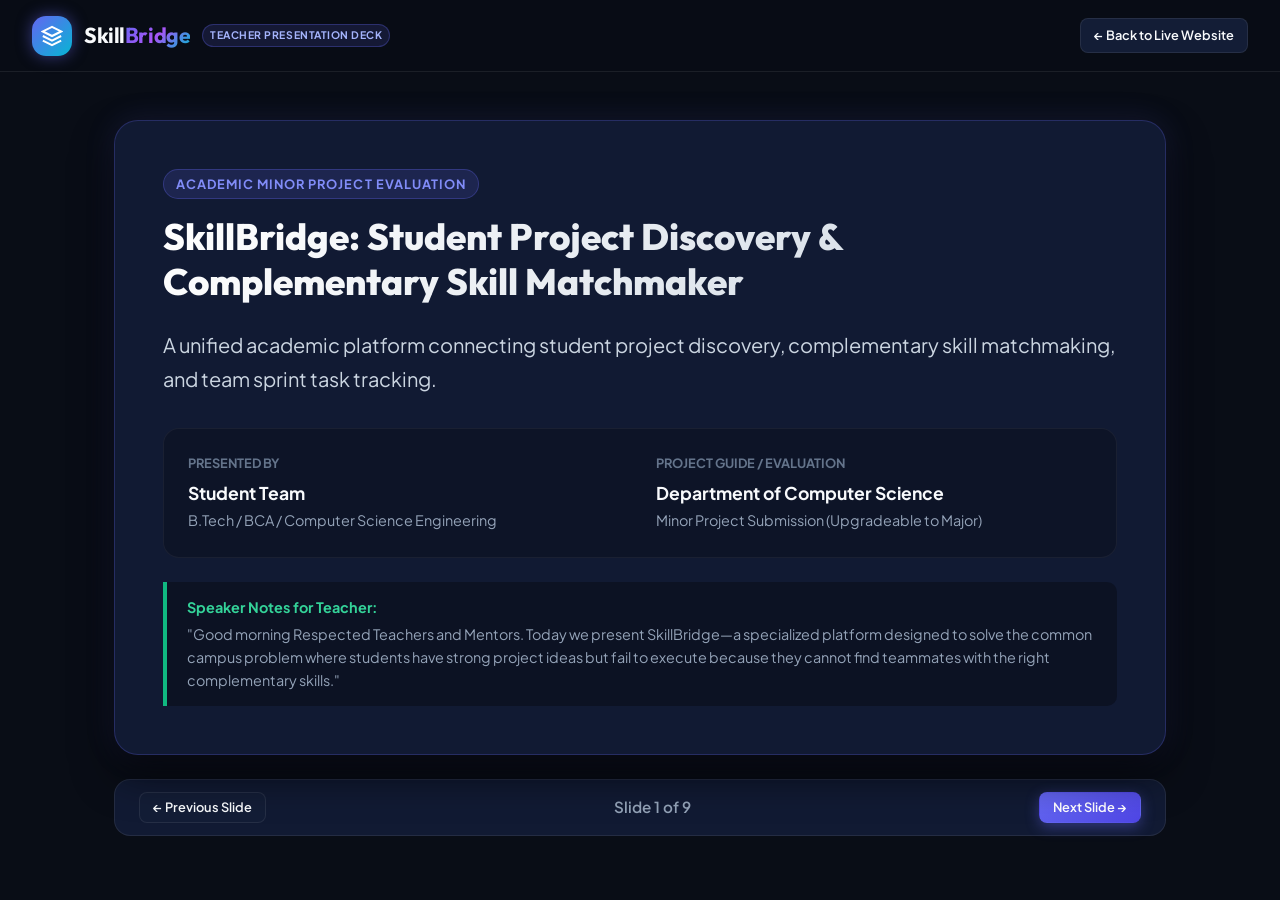
<file: presentation.html>
<!DOCTYPE html>
<html lang="en">
<head>
  <meta charset="UTF-8">
  <meta name="viewport" content="width=device-width, initial-scale=1.0">
  <title>SkillBridge - Project Presentation & ER Diagram</title>
  <link rel="stylesheet" href="styles/main.css">
  <style>
    body {
      background: #090d16;
      color: #f8fafc;
      font-family: 'Plus Jakarta Sans', sans-serif;
      margin: 0;
      padding: 0;
      overflow-x: hidden;
      min-height: 100vh;
      display: flex;
      flex-direction: column;
    }

    .slide-deck-container {
      max-width: 1100px;
      margin: 2rem auto;
      padding: 0 1.5rem;
      flex: 1;
      width: 100%;
    }

    .slide-card {
      background: #111a33;
      border: 1px solid rgba(99, 102, 241, 0.25);
      border-radius: 24px;
      padding: 3rem;
      min-height: 580px;
      display: none;
      flex-direction: column;
      justify-content: space-between;
      box-shadow: 0 20px 40px rgba(0, 0, 0, 0.6), 0 0 30px rgba(99, 102, 241, 0.15);
      position: relative;
      animation: slideIn 0.35s cubic-bezier(0.16, 1, 0.3, 1) forwards;
    }

    .slide-card.active {
      display: flex;
    }

    @keyframes slideIn {
      from { opacity: 0; transform: translateY(15px); }
      to { opacity: 1; transform: translateY(0); }
    }

    .slide-badge {
      display: inline-block;
      font-size: 0.8rem;
      font-weight: 700;
      text-transform: uppercase;
      letter-spacing: 0.08em;
      color: #818cf8;
      background: rgba(99, 102, 241, 0.15);
      padding: 4px 12px;
      border-radius: 9999px;
      margin-bottom: 1rem;
      border: 1px solid rgba(99, 102, 241, 0.3);
    }

    .slide-title {
      font-family: 'Outfit', sans-serif;
      font-size: 2.3rem;
      font-weight: 800;
      line-height: 1.2;
      margin-bottom: 1.5rem;
      background: linear-gradient(135deg, #ffffff 0%, #cbd5e1 100%);
      -webkit-background-clip: text;
      -webkit-text-fill-color: transparent;
    }

    .slide-content {
      font-size: 1.05rem;
      color: #94a3b8;
      line-height: 1.7;
      flex: 1;
    }

    .slide-content h3 {
      color: #f8fafc;
      font-family: 'Outfit', sans-serif;
      font-size: 1.3rem;
      margin: 1.25rem 0 0.5rem;
    }

    .slide-content ul {
      margin-left: 1.5rem;
      margin-bottom: 1rem;
    }

    .slide-content li {
      margin-bottom: 0.6rem;
    }

    .highlight {
      color: #38bdf8;
      font-weight: 600;
    }

    /* ER Diagram Visual Box */
    .er-diagram-container {
      background: #0b1120;
      border: 1px solid rgba(255, 255, 255, 0.1);
      border-radius: 16px;
      padding: 1.5rem;
      margin: 1rem 0;
      overflow-x: auto;
    }

    .er-grid {
      display: grid;
      grid-template-columns: repeat(3, 1fr);
      gap: 1.25rem;
    }

    @media (max-width: 850px) {
      .er-grid { grid-template-columns: 1fr; }
    }

    .entity-box {
      background: rgba(19, 29, 54, 0.85);
      border: 1px solid rgba(99, 102, 241, 0.35);
      border-radius: 12px;
      overflow: hidden;
      box-shadow: 0 4px 12px rgba(0, 0, 0, 0.3);
    }

    .entity-header {
      background: linear-gradient(135deg, #4f46e5, #06b6d4);
      color: #ffffff;
      padding: 0.5rem 0.85rem;
      font-weight: 700;
      font-size: 0.88rem;
      display: flex;
      justify-content: space-between;
      letter-spacing: 0.03em;
    }

    .entity-body {
      padding: 0.75rem 0.85rem;
      font-family: 'Courier New', Courier, monospace;
      font-size: 0.8rem;
      color: #cbd5e1;
      display: flex;
      flex-direction: column;
      gap: 0.3rem;
    }

    .pk { color: #f59e0b; font-weight: bold; }
    .fk { color: #38bdf8; font-weight: bold; }

    /* Teacher Speaking Notes Drawer */
    .speaker-notes-box {
      background: rgba(10, 15, 29, 0.7);
      border-left: 4px solid #10b981;
      border-radius: 0 10px 10px 0;
      padding: 0.85rem 1.25rem;
      margin-top: 1.5rem;
      font-size: 0.9rem;
      color: #94a3b8;
    }

    .speaker-notes-title {
      font-weight: 700;
      color: #34d399;
      margin-bottom: 0.3rem;
      display: flex;
      align-items: center;
      gap: 0.4rem;
    }

    /* Deck Controls */
    .deck-controls {
      display: flex;
      align-items: center;
      justify-content: space-between;
      margin-top: 1.5rem;
      padding: 0.75rem 1.5rem;
      background: #111a33;
      border: 1px solid rgba(255, 255, 255, 0.08);
      border-radius: 16px;
    }

    .slide-counter {
      font-weight: 600;
      font-size: 0.95rem;
      color: #94a3b8;
    }
  </style>
</head>
<body>

  <!-- Top App Navigation -->
  <header class="navbar" style="position: static; margin-bottom: 1rem;">
    <div class="nav-container">
      <a href="index.html" class="nav-brand">
        <div class="brand-icon">
          <svg viewBox="0 0 24 24" fill="none" stroke="currentColor" stroke-width="2.2">
            <polygon points="12 2 2 7 12 12 22 7 12 2"></polygon>
            <polyline points="2 17 12 22 22 17"></polyline>
            <polyline points="2 12 12 17 22 12"></polyline>
          </svg>
        </div>
        <div class="brand-name">Skill<span>Bridge</span></div>
        <span class="badge-tag">Teacher Presentation Deck</span>
      </a>

      <div style="display:flex; gap:0.75rem;">
        <a href="index.html" class="btn btn-secondary btn-sm">
          &larr; Back to Live Website
        </a>
      </div>
    </div>
  </header>

  <main class="slide-deck-container">

    <!-- ==========================================
         SLIDE 1: TITLE SLIDE
         ========================================== -->
    <div class="slide-card active" data-slide="1">
      <div>
        <span class="slide-badge">Academic Minor Project Evaluation</span>
        <h1 class="slide-title">SkillBridge: Student Project Discovery & Complementary Skill Matchmaker</h1>
        <div class="slide-content">
          <p style="font-size: 1.25rem; color: #cbd5e1; margin-bottom: 2rem;">
            A unified academic platform connecting student project discovery, complementary skill matchmaking, and team sprint task tracking.
          </p>

          <div style="display: grid; grid-template-columns: 1fr 1fr; gap: 2rem; background: rgba(10, 15, 29, 0.5); padding: 1.5rem; border-radius: 16px; border: 1px solid rgba(255, 255, 255, 0.05);">
            <div>
              <div style="font-size: 0.8rem; text-transform: uppercase; color: #64748b; font-weight: 700;">Presented By</div>
              <div style="font-size: 1.1rem; font-weight: 700; color: #f8fafc; margin-top: 0.25rem;">Student Team</div>
              <div style="color: #94a3b8; font-size: 0.9rem;">B.Tech / BCA / Computer Science Engineering</div>
            </div>
            <div>
              <div style="font-size: 0.8rem; text-transform: uppercase; color: #64748b; font-weight: 700;">Project Guide / Evaluation</div>
              <div style="font-size: 1.1rem; font-weight: 700; color: #f8fafc; margin-top: 0.25rem;">Department of Computer Science</div>
              <div style="color: #94a3b8; font-size: 0.9rem;">Minor Project Submission (Upgradeable to Major)</div>
            </div>
          </div>
        </div>
      </div>

      <div class="speaker-notes-box">
        <div class="speaker-notes-title">
          <span>Speaker Notes for Teacher:</span>
        </div>
        "Good morning Respected Teachers and Mentors. Today we present SkillBridge—a specialized platform designed to solve the common campus problem where students have strong project ideas but fail to execute because they cannot find teammates with the right complementary skills."
      </div>
    </div>

    <!-- ==========================================
         SLIDE 2: PROBLEM STATEMENT
         ========================================== -->
    <div class="slide-card" data-slide="2">
      <div>
        <span class="slide-badge">Motivation & Need</span>
        <h2 class="slide-title">The Real-World Campus Problem</h2>
        <div class="slide-content">
          <div style="display:grid; grid-template-columns: 1fr 1fr; gap: 1.5rem;">
            <div style="background: rgba(244, 63, 94, 0.08); border: 1px solid rgba(244, 63, 94, 0.25); padding: 1.25rem; border-radius: 14px;">
              <h3 style="color:#fb7185; margin-top:0;">1. Redundant Skill Teams</h3>
              <p style="font-size:0.95rem;">Students often form teams based purely on friendship rather than skill compatibility. A team with 4 backend coders and no UI/UX designer or data modeler struggles to finish.</p>
            </div>
            <div style="background: rgba(245, 158, 11, 0.08); border: 1px solid rgba(245, 158, 11, 0.25); padding: 1.25rem; border-radius: 14px;">
              <h3 style="color:#fbbf24; margin-top:0;">2. Disorganized Project Discovery</h3>
              <p style="font-size:0.95rem;">Student ideas get lost in unorganized WhatsApp, Telegram, or Discord channels without structured skill tags, roles needed, or domain classification.</p>
            </div>
            <div style="background: rgba(99, 102, 241, 0.08); border: 1px solid rgba(99, 102, 241, 0.25); padding: 1.25rem; border-radius: 14px; grid-column: 1 / -1;">
              <h3 style="color:#818cf8; margin-top:0;">3. Post-Formation Execution Failure</h3>
              <p style="font-size:0.95rem;">Even after forming a group, students lack a dedicated lightweight sprint tracker. Tasks are forgotten, accountability drops, and projects are rushed right before academic submission deadlines.</p>
            </div>
          </div>
        </div>
      </div>

      <div class="speaker-notes-box">
        <div class="speaker-notes-title"><span>Speaker Notes for Teacher:</span></div>
        "Studies show that over 65% of student hackathon and minor project teams fail not due to lack of coding skill, but due to skill overlap and zero task coordination. SkillBridge targets all three parts of this lifecycle."
      </div>
    </div>

    <!-- ==========================================
         SLIDE 3: PROPOSED SOLUTION & ARCHITECTURE
         ========================================== -->
    <div class="slide-card" data-slide="3">
      <div>
        <span class="slide-badge">Proposed Solution</span>
        <h2 class="slide-title">The Three Pillars of SkillBridge</h2>
        <div class="slide-content">
          <div style="display:grid; grid-template-columns: repeat(3, 1fr); gap: 1.25rem;">
            <div style="background: rgba(10, 15, 29, 0.6); border: 1px solid rgba(99, 102, 241, 0.3); padding: 1.25rem; border-radius: 14px;">
              <div style="font-size:1.5rem; margin-bottom:0.5rem;">🔍</div>
              <h3 style="color:#a5b4fc; margin-top:0;">1. Idea Discovery</h3>
              <p style="font-size:0.88rem;">Structured project proposals with defined objectives, tech stacks, deadlines, and unfilled roles.</p>
            </div>
            <div style="background: rgba(10, 15, 29, 0.6); border: 1px solid rgba(6, 182, 212, 0.3); padding: 1.25rem; border-radius: 14px;">
              <div style="font-size:1.5rem; margin-bottom:0.5rem;">⚡</div>
              <h3 style="color:#38bdf8; margin-top:0;">2. Synergy Match</h3>
              <p style="font-size:0.88rem;">Algorithmic matchmaking comparing student abilities with required project roles to output a Compatibility % score.</p>
            </div>
            <div style="background: rgba(10, 15, 29, 0.6); border: 1px solid rgba(16, 185, 129, 0.3); padding: 1.25rem; border-radius: 14px;">
              <div style="font-size:1.5rem; margin-bottom:0.5rem;">📋</div>
              <h3 style="color:#34d399; margin-top:0;">3. Team Kanban</h3>
              <p style="font-size:0.88rem;">Integrated 4-column sprint task board (To Do, In Progress, Review, Done) with priority badges and assignees.</p>
            </div>
          </div>
        </div>
      </div>

      <div class="speaker-notes-box">
        <div class="speaker-notes-title"><span>Speaker Notes for Teacher:</span></div>
        "Rather than just being a job board or just being a Trello clone, SkillBridge combines both discovery AND execution in one single academic ecosystem."
      </div>
    </div>

    <!-- ==========================================
         SLIDE 4: THE ER (ENTITY-RELATIONSHIP) DIAGRAM
         ========================================== -->
    <div class="slide-card" data-slide="4">
      <div>
        <span class="slide-badge">Database & Data Models</span>
        <h2 class="slide-title">Entity-Relationship (ER) Diagram</h2>
        <div class="slide-content">
          <p style="margin-bottom: 0.75rem;">
            The underlying data model consists of 5 core entities connected through relational keys:
          </p>

          <div class="er-diagram-container">
            <div class="er-grid">
              <!-- Entity 1: USER / STUDENT -->
              <div class="entity-box">
                <div class="entity-header">
                  <span>USER / STUDENT</span>
                  <span>(1)</span>
                </div>
                <div class="entity-body">
                  <div><span class="pk">PK</span> id: VARCHAR</div>
                  <div>name: VARCHAR</div>
                  <div>role: VARCHAR</div>
                  <div>university: VARCHAR</div>
                  <div>skills: JSON ARRAY</div>
                  <div>github: VARCHAR</div>
                  <div>reputationScore: INT</div>
                </div>
              </div>

              <!-- Entity 2: PROJECT -->
              <div class="entity-box">
                <div class="entity-header">
                  <span>PROJECT</span>
                  <span>(M)</span>
                </div>
                <div class="entity-body">
                  <div><span class="pk">PK</span> id: VARCHAR</div>
                  <div><span class="fk">FK</span> leaderId: VARCHAR</div>
                  <div>title: VARCHAR</div>
                  <div>category: VARCHAR</div>
                  <div>stage: VARCHAR</div>
                  <div>deadline: DATE</div>
                  <div>progress: INT</div>
                </div>
              </div>

              <!-- Entity 3: OPEN_ROLE -->
              <div class="entity-box">
                <div class="entity-header">
                  <span>OPEN_ROLE</span>
                  <span>(M)</span>
                </div>
                <div class="entity-body">
                  <div><span class="pk">PK</span> roleId: VARCHAR</div>
                  <div><span class="fk">FK</span> projectId: VARCHAR</div>
                  <div>roleName: VARCHAR</div>
                  <div>skillNeeded: VARCHAR</div>
                  <div>filled: BOOLEAN</div>
                </div>
              </div>

              <!-- Entity 4: APPLICATION -->
              <div class="entity-box">
                <div class="entity-header">
                  <span>APPLICATION</span>
                  <span>(M)</span>
                </div>
                <div class="entity-body">
                  <div><span class="pk">PK</span> appId: VARCHAR</div>
                  <div><span class="fk">FK</span> projectId: VARCHAR</div>
                  <div><span class="fk">FK</span> applicantId: VARCHAR</div>
                  <div>appliedRole: VARCHAR</div>
                  <div>pitchMessage: TEXT</div>
                  <div>status: ENUM</div>
                  <div>appliedDate: DATE</div>
                </div>
              </div>

              <!-- Entity 5: SPRINT_TASK -->
              <div class="entity-box">
                <div class="entity-header">
                  <span>SPRINT_TASK</span>
                  <span>(M)</span>
                </div>
                <div class="entity-body">
                  <div><span class="pk">PK</span> taskId: VARCHAR</div>
                  <div><span class="fk">FK</span> projectId: VARCHAR</div>
                  <div>title: VARCHAR</div>
                  <div>status: ENUM</div>
                  <div>priority: ENUM</div>
                  <div>assigneeName: VARCHAR</div>
                  <div>dueDate: DATE</div>
                </div>
              </div>

              <!-- Relationships Box -->
              <div class="entity-box" style="border-color: rgba(6, 182, 212, 0.4);">
                <div class="entity-header" style="background: linear-gradient(135deg, #0284c7, #06b6d4);">
                  <span>RELATIONSHIPS</span>
                </div>
                <div class="entity-body" style="font-size:0.75rem; color:#94a3b8;">
                  <div>• USER <strong>leads (1:N)</strong> PROJECT</div>
                  <div>• PROJECT <strong>has (1:N)</strong> OPEN_ROLE</div>
                  <div>• USER <strong>submits (1:N)</strong> APPLICATION</div>
                  <div>• PROJECT <strong>tracks (1:N)</strong> SPRINT_TASK</div>
                  <div>• USER <strong>works on (M:N)</strong> PROJECT</div>
                </div>
              </div>
            </div>
          </div>
        </div>
      </div>

      <div class="speaker-notes-box">
        <div class="speaker-notes-title"><span>Speaker Notes for Teacher:</span></div>
        "Here is our ER Diagram. Every project is led by a User (1-to-Many). Projects define multiple Open Roles. Other students submit Applications referencing the Project and Applicant IDs. Once the leader clicks 'Accept', the applicant is added as a team member, and tasks can be assigned to them on the Sprint Kanban board."
      </div>
    </div>

    <!-- ==========================================
         SLIDE 5: COMPLEMENTARY SKILL MATCHMAKING ALGORITHM
         ========================================== -->
    <div class="slide-card" data-slide="5">
      <div>
        <span class="slide-badge">Algorithmic Innovation</span>
        <h2 class="slide-title">How the Complementary Fit Algorithm Works</h2>
        <div class="slide-content">
          <p style="margin-bottom: 1rem;">
            Instead of basic keyword matching, SkillBridge prioritizes <span class="highlight">Complementary Synergy</span>:
          </p>

          <div style="background: rgba(10, 15, 29, 0.7); border: 1px solid rgba(255, 255, 255, 0.08); border-radius: 14px; padding: 1.25rem; font-family: 'Courier New', Courier, monospace; font-size: 0.88rem; color: #cbd5e1; margin-bottom: 1.25rem;">
            <div style="color: #64748b;">// Pseudo-code of SkillBridge Synergy Engine</div>
            <div>Score = 0; TotalChecks = 0;</div>
            <div>For each requiredRole in project.openRoles:</div>
            <div>&nbsp;&nbsp;If user.hasSkill(requiredRole.skillNeeded):</div>
            <div>&nbsp;&nbsp;&nbsp;&nbsp;Score += 2.0; <span style="color:#34d399;">// Exact direct match</span></div>
            <div>&nbsp;&nbsp;Else If isComplementaryPair(user.skills, project.techStack):</div>
            <div>&nbsp;&nbsp;&nbsp;&nbsp;Score += 1.5; <span style="color:#38bdf8;">// Synergy (e.g. Designer + Frontend, ML + Data)</span></div>
            <div>&nbsp;&nbsp;Else:</div>
            <div>&nbsp;&nbsp;&nbsp;&nbsp;Score += 0.8; <span style="color:#94a3b8;">// Baseline academic enthusiasm</span></div>
            <div>MatchPercentage = (Score / TotalChecks) * 100;</div>
          </div>

          <p style="font-size: 0.95rem;">
            <strong>Result:</strong> If a student specializes in UI/UX and a project urgently needs a designer, the match score jumps to <strong>90-98%</strong>.
          </p>
        </div>
      </div>

      <div class="speaker-notes-box">
        <div class="speaker-notes-title"><span>Speaker Notes for Teacher:</span></div>
        "Notice that our algorithm doesn't just look for duplicate skills. If a backend project needs a Figma designer, a designer will receive the highest match score, ensuring teams are balanced across all disciplines."
      </div>
    </div>

    <!-- ==========================================
         SLIDE 6: MODULE WALKTHROUGH
         ========================================== -->
    <div class="slide-card" data-slide="6">
      <div>
        <span class="slide-badge">System Implementation</span>
        <h2 class="slide-title">Core Modules & Live Interfaces</h2>
        <div class="slide-content">
          <div style="display:grid; grid-template-columns: 1fr 1fr; gap: 1.25rem;">
            <div style="background: rgba(19, 29, 54, 0.6); padding: 1.25rem; border-radius: 14px; border: 1px solid rgba(255, 255, 255, 0.06);">
              <h3 style="color:#818cf8; margin-top:0;">1. Explore & Discovery Feed</h3>
              <ul style="font-size:0.88rem; padding-left:1.25rem;">
                <li>Search across project titles, tags, and technologies.</li>
                <li>Filter by domain (AI/ML, Mobile, EdTech, Web3).</li>
                <li>Live Matchmaking badges on every card.</li>
              </ul>
            </div>
            <div style="background: rgba(19, 29, 54, 0.6); padding: 1.25rem; border-radius: 14px; border: 1px solid rgba(255, 255, 255, 0.06);">
              <h3 style="color:#22d3ee; margin-top:0;">2. Team Leader Hub</h3>
              <ul style="font-size:0.88rem; padding-left:1.25rem;">
                <li>Incoming applications with applicant pitches.</li>
                <li>One-click 'Accept to Team' or 'Decline'.</li>
                <li>'Pitch New Project Idea' rapid modal.</li>
              </ul>
            </div>
            <div style="background: rgba(19, 29, 54, 0.6); padding: 1.25rem; border-radius: 14px; border: 1px solid rgba(255, 255, 255, 0.06);">
              <h3 style="color:#34d399; margin-top:0;">3. Project Workspace Kanban</h3>
              <ul style="font-size:0.88rem; padding-left:1.25rem;">
                <li>Interactive 4 columns: To Do, In Progress, Review, Done.</li>
                <li>HTML5 Drag-and-Drop or select-box movements.</li>
                <li>Assignee team member avatars and due dates.</li>
              </ul>
            </div>
            <div style="background: rgba(19, 29, 54, 0.6); padding: 1.25rem; border-radius: 14px; border: 1px solid rgba(255, 255, 255, 0.06);">
              <h3 style="color:#fbbf24; margin-top:0;">4. Student Profile & Switcher</h3>
              <ul style="font-size:0.88rem; padding-left:1.25rem;">
                <li>Skill proficiency progress bars.</li>
                <li>GitHub & LinkedIn portfolio links.</li>
                <li>Interactive persona switcher to test different roles.</li>
              </ul>
            </div>
          </div>
        </div>
      </div>

      <div class="speaker-notes-box">
        <div class="speaker-notes-title"><span>Speaker Notes for Teacher:</span></div>
        "All four modules are fully functional right now in our live prototype. We built an instant persona switcher so examiners can test the app from the perspective of a Team Lead, a Designer, or an ML engineer."
      </div>
    </div>

    <!-- ==========================================
         SLIDE 7: TECHNOLOGIES & REQUIREMENTS
         ========================================== -->
    <div class="slide-card" data-slide="7">
      <div>
        <span class="slide-badge">Specifications</span>
        <h2 class="slide-title">Hardware & Software Specifications</h2>
        <div class="slide-content">
          <div style="display:grid; grid-template-columns: 1fr 1fr; gap: 1.5rem;">
            <div>
              <h3 style="color:#818cf8; margin-top:0;">Technology Stack</h3>
              <ul style="font-size:0.92rem;">
                <li><strong>HTML5:</strong> Semantic single-page layout & modals.</li>
                <li><strong>CSS3:</strong> Custom theme variables, glassmorphism, responsive grid.</li>
                <li><strong>Vanilla JavaScript (ES6+):</strong> Matchmaking logic, state management, drag & drop.</li>
                <li><strong>LocalStorage API:</strong> Offline-first persistent state storage.</li>
              </ul>
            </div>
            <div>
              <h3 style="color:#38bdf8; margin-top:0;">System Requirements</h3>
              <ul style="font-size:0.92rem;">
                <li><strong>Processor:</strong> Intel Core i3 (4th Gen) / AMD Ryzen 3+.</li>
                <li><strong>RAM:</strong> Minimum 4 GB (8 GB recommended).</li>
                <li><strong>Web Browser:</strong> Chrome 90+, Edge, Firefox.</li>
                <li><strong>Server:</strong> Python HTTP Server / VS Code Live Server.</li>
              </ul>
            </div>
          </div>
        </div>
      </div>

      <div class="speaker-notes-box">
        <div class="speaker-notes-title"><span>Speaker Notes for Teacher:</span></div>
        "We intentionally chose a pure vanilla web architecture for zero dependency bloat, near-instant load speeds, and clean portability across any operating system."
      </div>
    </div>

    <!-- ==========================================
         SLIDE 8: FUTURE ROADMAP (MAJOR PROJECT CONVERSION)
         ========================================== -->
    <div class="slide-card" data-slide="8">
      <div>
        <span class="slide-badge">Roadmap</span>
        <h2 class="slide-title">Evolution into Major Project</h2>
        <div class="slide-content">
          <p style="margin-bottom: 1.25rem;">
            SkillBridge is architected so that the current minor project seamlessly scales into a full-scale major project:
          </p>

          <div style="display:grid; grid-template-columns: 1fr 1fr; gap: 1.25rem;">
            <div style="background: rgba(10, 15, 29, 0.5); padding: 1.25rem; border-radius: 14px; border: 1px solid rgba(255, 255, 255, 0.06);">
              <h3 style="color:#a5b4fc; margin-top:0;">1. Fullstack Cloud Backend</h3>
              <p style="font-size:0.88rem;">Replace client LocalStorage with Node.js/Express REST APIs and PostgreSQL / MongoDB database with Prisma ORM.</p>
            </div>
            <div style="background: rgba(10, 15, 29, 0.5); padding: 1.25rem; border-radius: 14px; border: 1px solid rgba(255, 255, 255, 0.06);">
              <h3 style="color:#38bdf8; margin-top:0;">2. Real-Time Team Chat</h3>
              <p style="font-size:0.88rem;">Embed WebSocket (Socket.io) channels within project workspaces for real-time team messaging and file sharing.</p>
            </div>
            <div style="background: rgba(10, 15, 29, 0.5); padding: 1.25rem; border-radius: 14px; border: 1px solid rgba(255, 255, 255, 0.06);">
              <h3 style="color:#34d399; margin-top:0;">3. University SSO Integration</h3>
              <p style="font-size:0.88rem;">Authenticate student identity using College Roll Number and Institutional Google Workspace / LDAP accounts.</p>
            </div>
            <div style="background: rgba(10, 15, 29, 0.5); padding: 1.25rem; border-radius: 14px; border: 1px solid rgba(255, 255, 255, 0.06);">
              <h3 style="color:#fbbf24; margin-top:0;">4. AI Proposal Assistant</h3>
              <p style="font-size:0.88rem;">LLM-powered tool to suggest project milestones, detect duplicate ideas across past batches, and draft project synopses.</p>
            </div>
          </div>
        </div>
      </div>

      <div class="speaker-notes-box">
        <div class="speaker-notes-title"><span>Speaker Notes for Teacher:</span></div>
        "As part of our major project roadmap, we will integrate Node.js, PostgreSQL, and Socket.io to turn SkillBridge into an enterprise campus platform."
      </div>
    </div>

    <!-- ==========================================
         SLIDE 9: CONCLUSION & TEACHER Q&A
         ========================================== -->
    <div class="slide-card" data-slide="9">
      <div>
        <span class="slide-badge">Conclusion & Q&A</span>
        <h2 class="slide-title">Conclusion & Open for Questions</h2>
        <div class="slide-content">
          <div style="background: rgba(16, 185, 129, 0.08); border: 1px solid rgba(16, 185, 129, 0.25); padding: 1.5rem; border-radius: 16px; margin-bottom: 1.5rem;">
            <h3 style="color: #34d399; margin-top:0;">Key Takeaways</h3>
            <ul style="font-size:0.95rem;">
              <li><strong>Connects the Discovery Gap:</strong> Students with ideas can recruit the exact technical roles they lack.</li>
              <li><strong>Solves Team Imbalance:</strong> Complementary matchmaking ensures diverse, multidisciplinary teams.</li>
              <li><strong>Tracks Execution to Completion:</strong> Built-in Kanban task board ensures academic milestones are delivered on time.</li>
            </ul>
          </div>

          <div style="display: flex; gap: 1rem; align-items: center; justify-content: center; margin-top: 2rem;">
            <a href="index.html" class="btn btn-primary" style="font-size: 1.1rem; padding: 0.85rem 1.75rem;">
              🚀 Launch Live Application Demo
            </a>
          </div>
        </div>
      </div>

      <div class="speaker-notes-box">
        <div class="speaker-notes-title"><span>Speaker Notes for Teacher:</span></div>
        "Thank you respected mentors and examiners for your valuable time. We are now ready to demonstrate the live application and welcome any questions!"
      </div>
    </div>

    <!-- Deck Navigation Controls -->
    <div class="deck-controls">
      <button class="btn btn-secondary btn-sm" id="btn-prev-slide">&larr; Previous Slide</button>
      <div class="slide-counter" id="slide-indicator">Slide 1 of 9</div>
      <button class="btn btn-primary btn-sm" id="btn-next-slide">Next Slide &rarr;</button>
    </div>

  </main>

  <script>
    let currentSlide = 1;
    const totalSlides = 9;

    function showSlide(slideNum) {
      if (slideNum < 1 || slideNum > totalSlides) return;
      currentSlide = slideNum;

      document.querySelectorAll('.slide-card').forEach((slide, idx) => {
        slide.classList.toggle('active', (idx + 1) === currentSlide);
      });

      document.getElementById('slide-indicator').textContent = `Slide ${currentSlide} of ${totalSlides}`;
      window.scrollTo({ top: 0, behavior: 'smooth' });
    }

    document.getElementById('btn-prev-slide').addEventListener('click', () => {
      if (currentSlide > 1) showSlide(currentSlide - 1);
    });

    document.getElementById('btn-next-slide').addEventListener('click', () => {
      if (currentSlide < totalSlides) showSlide(currentSlide + 1);
    });

    // Keyboard arrow controls (Left / Right arrow keys)
    document.addEventListener('keydown', (e) => {
      if (e.key === 'ArrowRight' || e.key === ' ' || e.key === 'Enter') {
        if (currentSlide < totalSlides) showSlide(currentSlide + 1);
      } else if (e.key === 'ArrowLeft') {
        if (currentSlide > 1) showSlide(currentSlide - 1);
      }
    });
  </script>
</body>
</html>
</file>
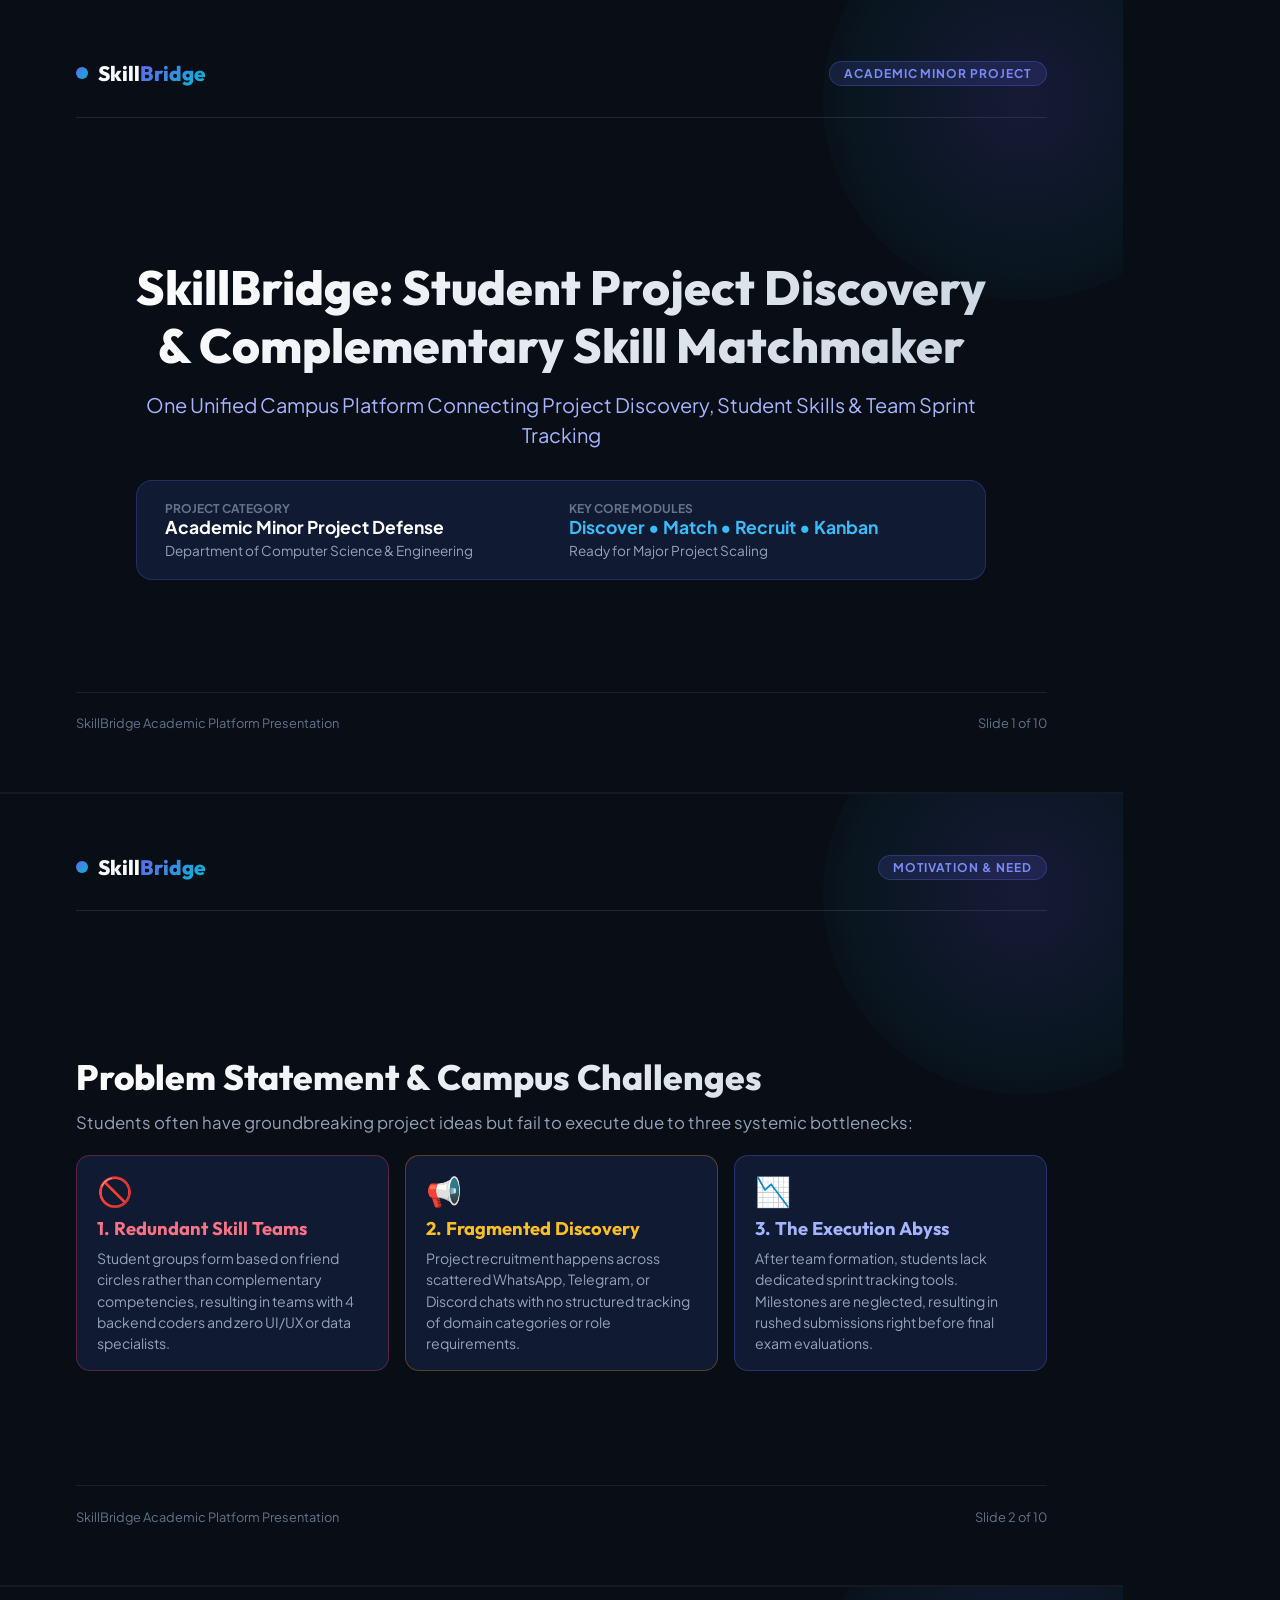
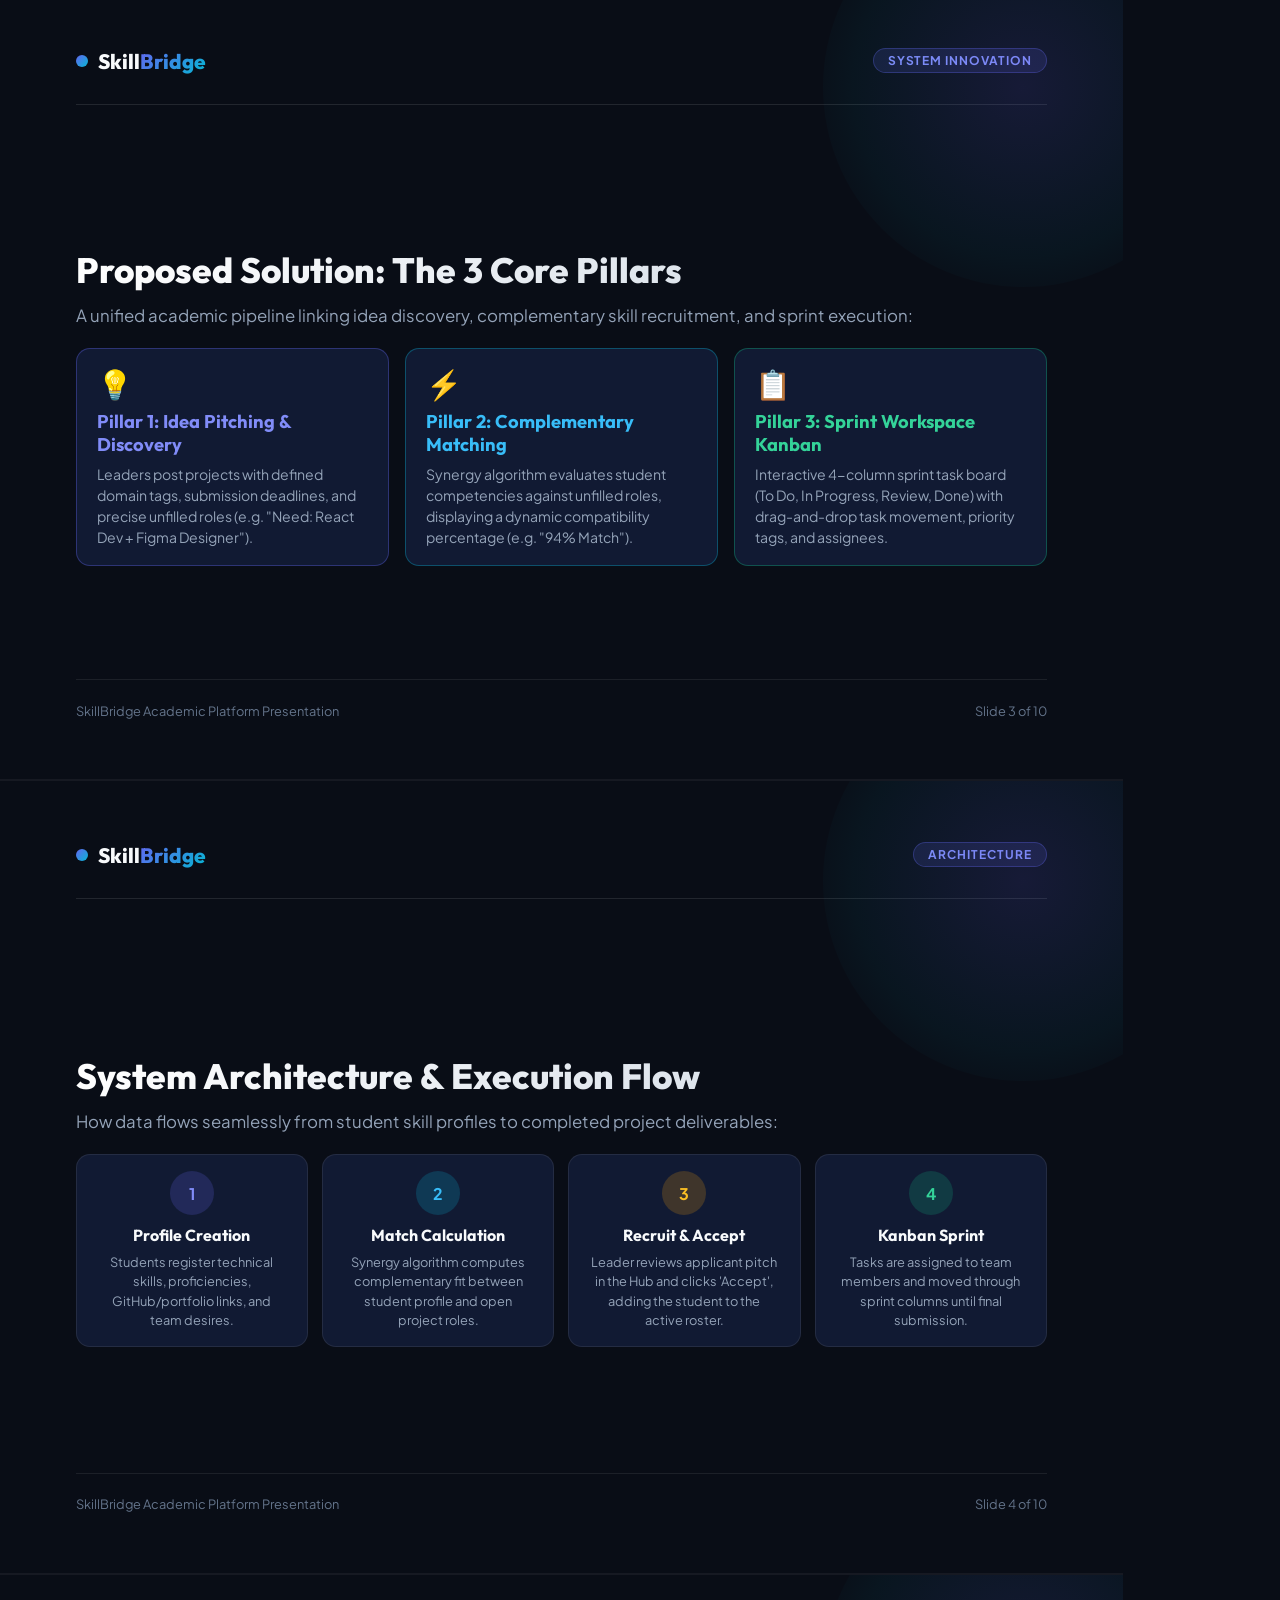
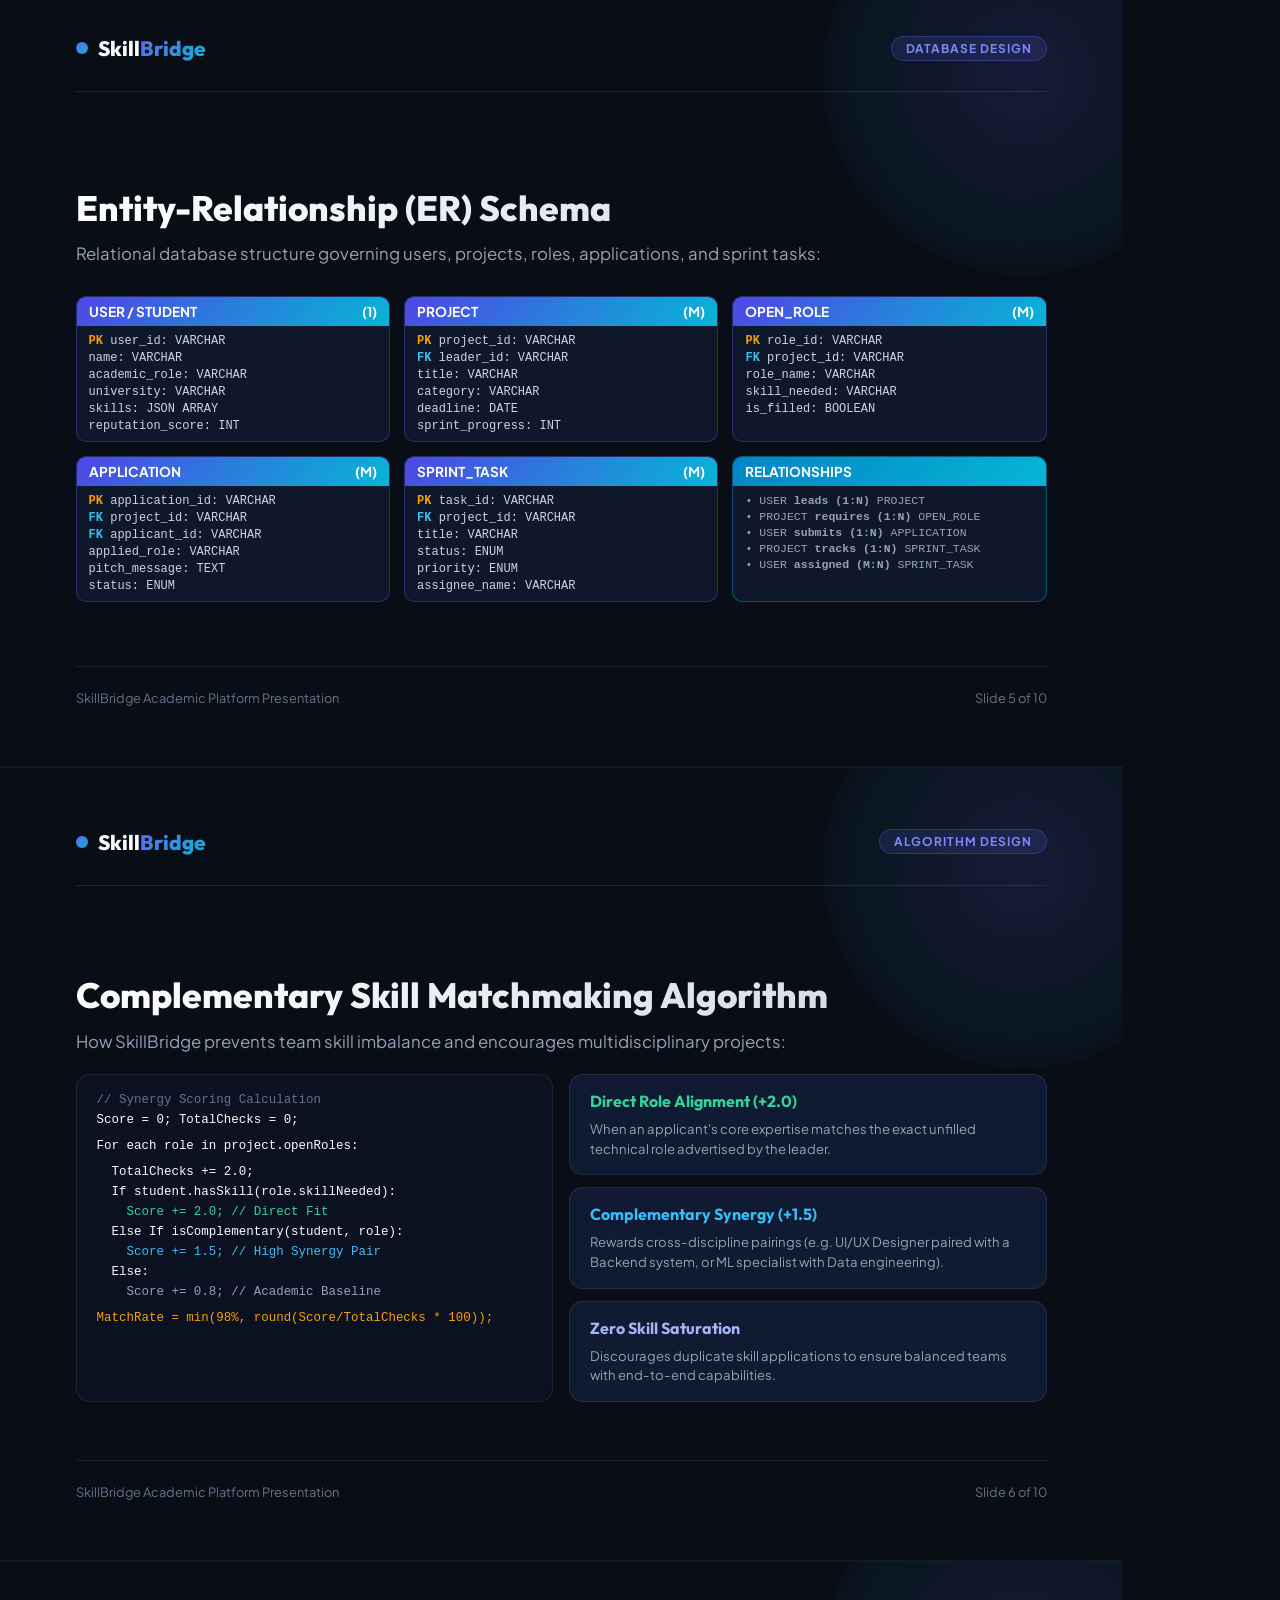
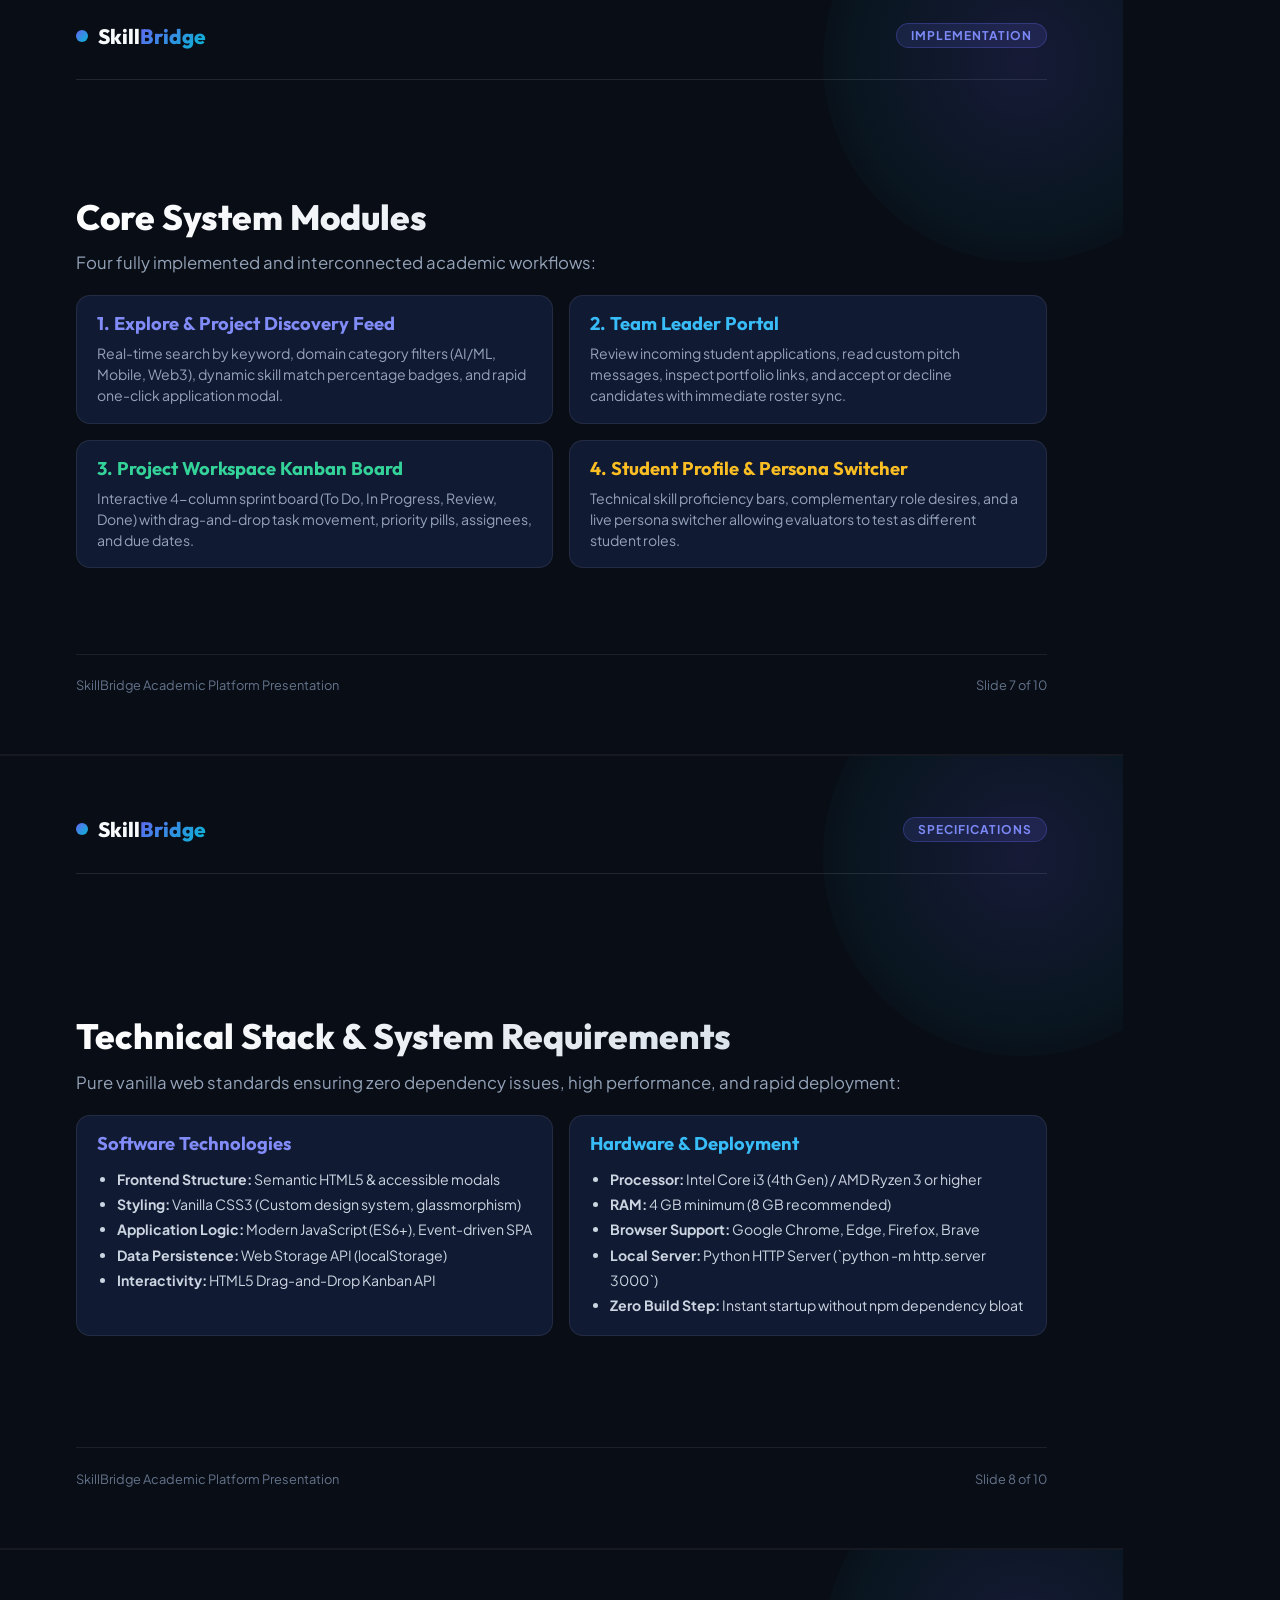
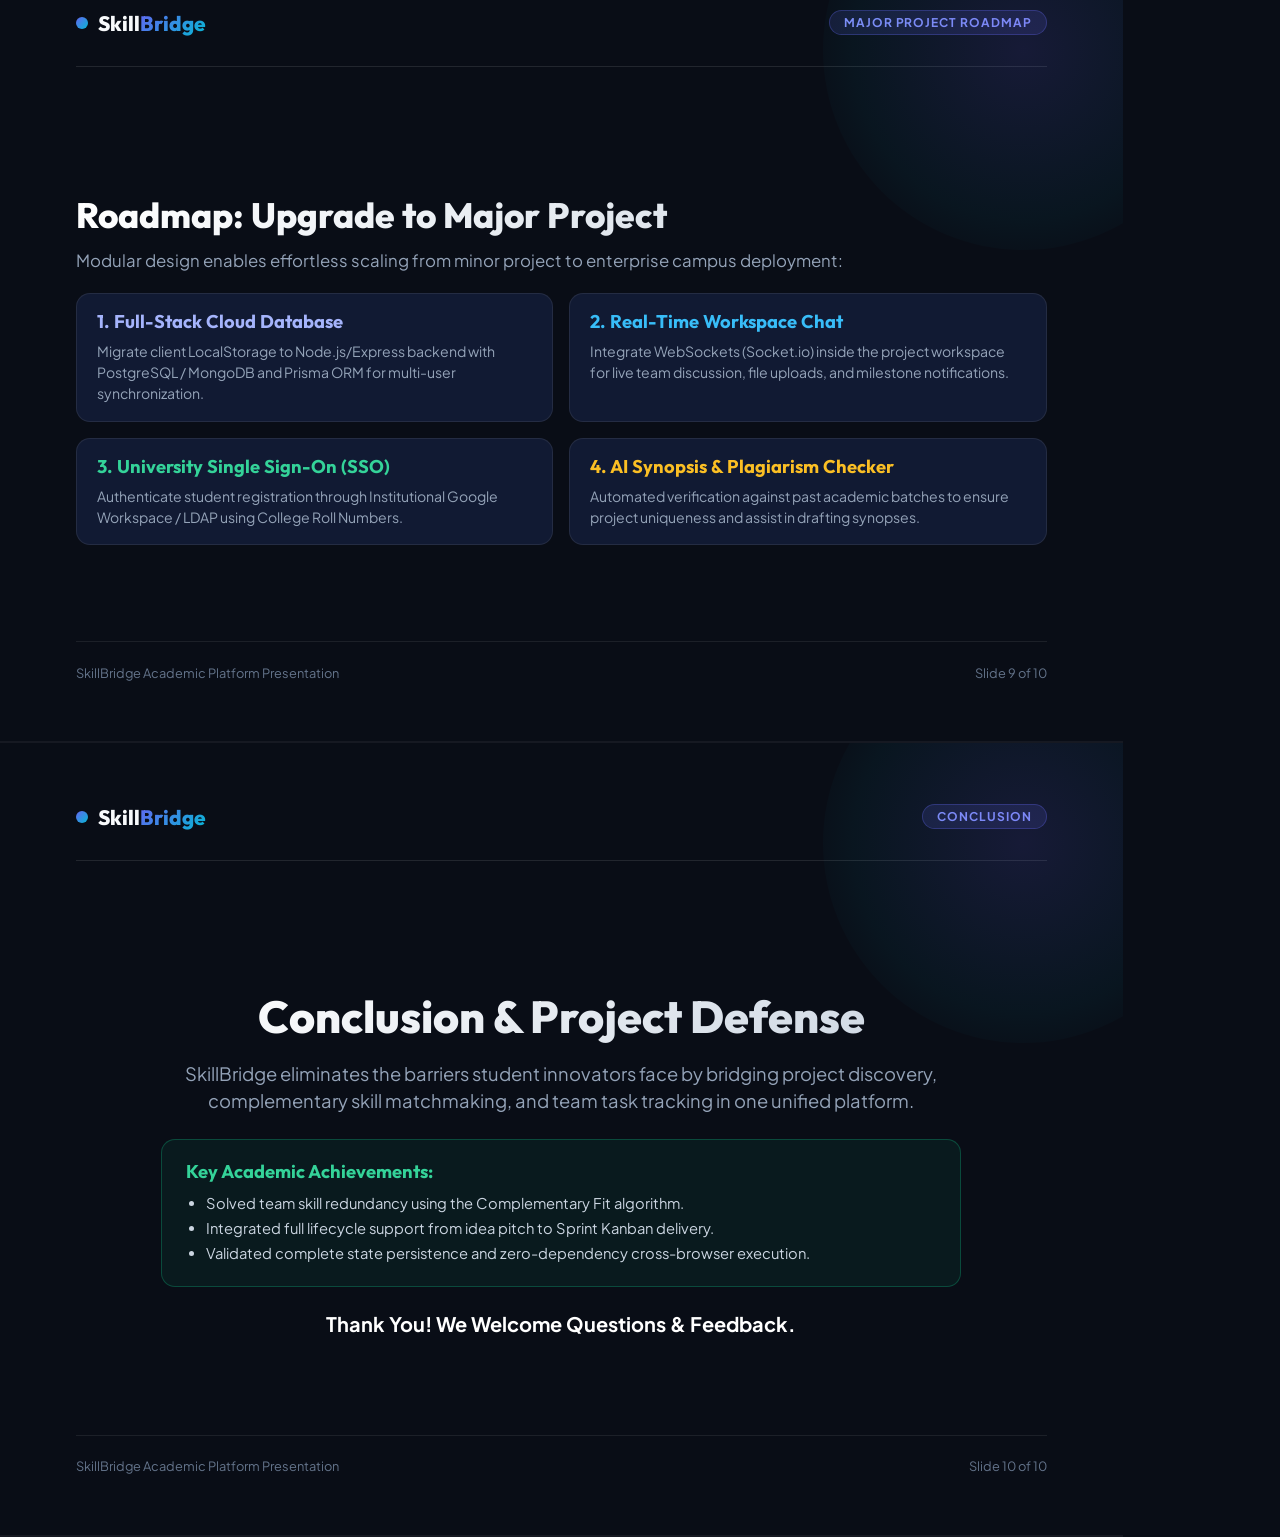
<file: docs/presentation_printable.html>
<!DOCTYPE html>
<html lang="en">
<head>
  <meta charset="UTF-8">
  <title>SkillBridge - Project Presentation</title>
  <link rel="preconnect" href="https://fonts.googleapis.com">
  <link rel="preconnect" href="https://fonts.gstatic.com" crossorigin>
  <link href="https://fonts.googleapis.com/css2?family=Outfit:wght@400;600;700;800&family=Plus+Jakarta+Sans:wght@400;500;600;700&display=swap" rel="stylesheet">
  <style>
    @page {
      size: A4 landscape;
      margin: 0;
    }

    * {
      box-sizing: border-box;
      margin: 0;
      padding: 0;
    }

    body {
      font-family: 'Plus Jakarta Sans', sans-serif;
      background: #090d16;
      color: #f8fafc;
      -webkit-print-color-adjust: exact;
      print-color-adjust: exact;
    }

    .slide-page {
      width: 297mm;
      height: 210mm;
      page-break-after: always;
      break-after: page;
      position: relative;
      background: #090d16;
      padding: 16mm 20mm;
      display: flex;
      flex-direction: column;
      justify-content: space-between;
      overflow: hidden;
      border-bottom: 2px solid rgba(255, 255, 255, 0.05);
    }

    .slide-bg-glow {
      position: absolute;
      top: -100px;
      right: -100px;
      width: 400px;
      height: 400px;
      background: radial-gradient(circle, rgba(99, 102, 241, 0.15) 0%, rgba(6, 182, 212, 0.05) 60%, transparent 80%);
      border-radius: 50%;
      pointer-events: none;
    }

    /* Header */
    .slide-header {
      display: flex;
      align-items: center;
      justify-content: space-between;
      border-bottom: 1px solid rgba(255, 255, 255, 0.1);
      padding-bottom: 8mm;
      margin-bottom: 8mm;
    }

    .brand-logo-text {
      display: flex;
      align-items: center;
      gap: 10px;
      font-family: 'Outfit', sans-serif;
      font-size: 1.3rem;
      font-weight: 800;
    }

    .brand-dot {
      width: 12px;
      height: 12px;
      border-radius: 50%;
      background: linear-gradient(135deg, #6366f1, #06b6d4);
    }

    .brand-title span {
      background: linear-gradient(135deg, #6366f1, #06b6d4);
      -webkit-background-clip: text;
      -webkit-text-fill-color: transparent;
    }

    .slide-category-badge {
      font-size: 0.75rem;
      font-weight: 700;
      text-transform: uppercase;
      letter-spacing: 0.08em;
      color: #818cf8;
      background: rgba(99, 102, 241, 0.15);
      border: 1px solid rgba(99, 102, 241, 0.3);
      padding: 4px 14px;
      border-radius: 999px;
    }

    /* Content Area */
    .slide-body {
      flex: 1;
      display: flex;
      flex-direction: column;
      justify-content: center;
    }

    .slide-title {
      font-family: 'Outfit', sans-serif;
      font-size: 2.2rem;
      font-weight: 800;
      margin-bottom: 12px;
      line-height: 1.2;
      background: linear-gradient(135deg, #ffffff 0%, #cbd5e1 100%);
      -webkit-background-clip: text;
      -webkit-text-fill-color: transparent;
    }

    .slide-subtitle {
      font-size: 1.05rem;
      color: #94a3b8;
      margin-bottom: 20px;
      line-height: 1.5;
    }

    /* Footer */
    .slide-footer {
      border-top: 1px solid rgba(255, 255, 255, 0.08);
      padding-top: 6mm;
      display: flex;
      align-items: center;
      justify-content: space-between;
      font-size: 0.8rem;
      color: #64748b;
    }

    /* Grid & Card Utilities */
    .grid-2 {
      display: grid;
      grid-template-columns: 1fr 1fr;
      gap: 16px;
    }

    .grid-3 {
      display: grid;
      grid-template-columns: 1fr 1fr 1fr;
      gap: 16px;
    }

    .grid-4 {
      display: grid;
      grid-template-columns: repeat(4, 1fr);
      gap: 14px;
    }

    .card {
      background: #111a33;
      border: 1px solid rgba(255, 255, 255, 0.08);
      border-radius: 14px;
      padding: 16px 20px;
    }

    .card h3 {
      font-family: 'Outfit', sans-serif;
      font-size: 1.15rem;
      margin-bottom: 8px;
    }

    .card p {
      font-size: 0.88rem;
      color: #94a3b8;
      line-height: 1.5;
    }

    /* ER Diagram Visual Layout */
    .er-grid {
      display: grid;
      grid-template-columns: repeat(3, 1fr);
      gap: 14px;
      margin-top: 10px;
    }

    .entity-box {
      background: #0f172a;
      border: 1px solid rgba(99, 102, 241, 0.3);
      border-radius: 10px;
      overflow: hidden;
    }

    .entity-head {
      background: linear-gradient(135deg, #4f46e5, #06b6d4);
      color: #fff;
      padding: 6px 12px;
      font-weight: 700;
      font-size: 0.85rem;
      display: flex;
      justify-content: space-between;
    }

    .entity-fields {
      padding: 8px 12px;
      font-family: 'Courier New', monospace;
      font-size: 0.75rem;
      color: #cbd5e1;
      display: flex;
      flex-direction: column;
      gap: 3px;
    }

    .pk { color: #f59e0b; font-weight: bold; }
    .fk { color: #38bdf8; font-weight: bold; }
  </style>
</head>
<body>

  <!-- ==========================================
       SLIDE 1: COVER / TITLE
       ========================================== -->
  <div class="slide-page">
    <div class="slide-bg-glow"></div>
    <div class="slide-header">
      <div class="brand-logo-text">
        <div class="brand-dot"></div>
        <div class="brand-title">Skill<span>Bridge</span></div>
      </div>
      <div class="slide-category-badge">Academic Minor Project</div>
    </div>

    <div class="slide-body" style="text-align: center; max-width: 850px; margin: 0 auto;">
      <h1 class="slide-title" style="font-size: 3rem; margin-bottom: 16px;">
        SkillBridge: Student Project Discovery & Complementary Skill Matchmaker
      </h1>
      <p class="slide-subtitle" style="font-size: 1.25rem; color: #a5b4fc; margin-bottom: 30px;">
        One Unified Campus Platform Connecting Project Discovery, Student Skills & Team Sprint Tracking
      </p>

      <div class="grid-2" style="text-align: left; background: #111a33; padding: 20px 28px; border-radius: 16px; border: 1px solid rgba(99,102,241,0.25);">
        <div>
          <div style="font-size: 0.75rem; text-transform: uppercase; color: #64748b; font-weight: 700;">Project Category</div>
          <div style="font-size: 1.1rem; font-weight: 700; color: #fff;">Academic Minor Project Defense</div>
          <div style="font-size: 0.85rem; color: #94a3b8; margin-top: 4px;">Department of Computer Science & Engineering</div>
        </div>
        <div>
          <div style="font-size: 0.75rem; text-transform: uppercase; color: #64748b; font-weight: 700;">Key Core Modules</div>
          <div style="font-size: 1.1rem; font-weight: 700; color: #38bdf8;">Discover • Match • Recruit • Kanban</div>
          <div style="font-size: 0.85rem; color: #94a3b8; margin-top: 4px;">Ready for Major Project Scaling</div>
        </div>
      </div>
    </div>

    <div class="slide-footer">
      <span>SkillBridge Academic Platform Presentation</span>
      <span>Slide 1 of 10</span>
    </div>
  </div>

  <!-- ==========================================
       SLIDE 2: PROBLEM STATEMENT
       ========================================== -->
  <div class="slide-page">
    <div class="slide-bg-glow"></div>
    <div class="slide-header">
      <div class="brand-logo-text">
        <div class="brand-dot"></div>
        <div class="brand-title">Skill<span>Bridge</span></div>
      </div>
      <div class="slide-category-badge">Motivation & Need</div>
    </div>

    <div class="slide-body">
      <h2 class="slide-title">Problem Statement & Campus Challenges</h2>
      <p class="slide-subtitle">Students often have groundbreaking project ideas but fail to execute due to three systemic bottlenecks:</p>

      <div class="grid-3">
        <div class="card" style="border-color: rgba(244, 63, 94, 0.3);">
          <div style="font-size: 1.8rem; margin-bottom: 8px;">🚫</div>
          <h3 style="color: #fb7185;">1. Redundant Skill Teams</h3>
          <p>Student groups form based on friend circles rather than complementary competencies, resulting in teams with 4 backend coders and zero UI/UX or data specialists.</p>
        </div>

        <div class="card" style="border-color: rgba(245, 158, 11, 0.3);">
          <div style="font-size: 1.8rem; margin-bottom: 8px;">📢</div>
          <h3 style="color: #fbbf24;">2. Fragmented Discovery</h3>
          <p>Project recruitment happens across scattered WhatsApp, Telegram, or Discord chats with no structured tracking of domain categories or role requirements.</p>
        </div>

        <div class="card" style="border-color: rgba(99, 102, 241, 0.3);">
          <div style="font-size: 1.8rem; margin-bottom: 8px;">📉</div>
          <h3 style="color: #a5b4fc;">3. The Execution Abyss</h3>
          <p>After team formation, students lack dedicated sprint tracking tools. Milestones are neglected, resulting in rushed submissions right before final exam evaluations.</p>
        </div>
      </div>
    </div>

    <div class="slide-footer">
      <span>SkillBridge Academic Platform Presentation</span>
      <span>Slide 2 of 10</span>
    </div>
  </div>

  <!-- ==========================================
       SLIDE 3: PROPOSED SOLUTION
       ========================================== -->
  <div class="slide-page">
    <div class="slide-bg-glow"></div>
    <div class="slide-header">
      <div class="brand-logo-text">
        <div class="brand-dot"></div>
        <div class="brand-title">Skill<span>Bridge</span></div>
      </div>
      <div class="slide-category-badge">System Innovation</div>
    </div>

    <div class="slide-body">
      <h2 class="slide-title">Proposed Solution: The 3 Core Pillars</h2>
      <p class="slide-subtitle">A unified academic pipeline linking idea discovery, complementary skill recruitment, and sprint execution:</p>

      <div class="grid-3">
        <div class="card" style="border-color: rgba(99, 102, 241, 0.35);">
          <div style="font-size: 1.8rem; margin-bottom: 8px;">💡</div>
          <h3 style="color: #818cf8;">Pillar 1: Idea Pitching & Discovery</h3>
          <p>Leaders post projects with defined domain tags, submission deadlines, and precise unfilled roles (e.g. "Need: React Dev + Figma Designer").</p>
        </div>

        <div class="card" style="border-color: rgba(6, 182, 212, 0.35);">
          <div style="font-size: 1.8rem; margin-bottom: 8px;">⚡</div>
          <h3 style="color: #38bdf8;">Pillar 2: Complementary Matching</h3>
          <p>Synergy algorithm evaluates student competencies against unfilled roles, displaying a dynamic compatibility percentage (e.g. "94% Match").</p>
        </div>

        <div class="card" style="border-color: rgba(16, 185, 129, 0.35);">
          <div style="font-size: 1.8rem; margin-bottom: 8px;">📋</div>
          <h3 style="color: #34d399;">Pillar 3: Sprint Workspace Kanban</h3>
          <p>Interactive 4-column sprint task board (To Do, In Progress, Review, Done) with drag-and-drop task movement, priority tags, and assignees.</p>
        </div>
      </div>
    </div>

    <div class="slide-footer">
      <span>SkillBridge Academic Platform Presentation</span>
      <span>Slide 3 of 10</span>
    </div>
  </div>

  <!-- ==========================================
       SLIDE 4: SYSTEM ARCHITECTURE
       ========================================== -->
  <div class="slide-page">
    <div class="slide-bg-glow"></div>
    <div class="slide-header">
      <div class="brand-logo-text">
        <div class="brand-dot"></div>
        <div class="brand-title">Skill<span>Bridge</span></div>
      </div>
      <div class="slide-category-badge">Architecture</div>
    </div>

    <div class="slide-body">
      <h2 class="slide-title">System Architecture & Execution Flow</h2>
      <p class="slide-subtitle">How data flows seamlessly from student skill profiles to completed project deliverables:</p>

      <div class="grid-4">
        <div class="card" style="text-align: center;">
          <div style="background: rgba(99, 102, 241, 0.2); width: 44px; height: 44px; border-radius: 50%; display: flex; align-items: center; justify-content: center; margin: 0 auto 10px; color: #818cf8; font-weight: bold;">1</div>
          <h3 style="font-size: 1rem;">Profile Creation</h3>
          <p style="font-size: 0.8rem;">Students register technical skills, proficiencies, GitHub/portfolio links, and team desires.</p>
        </div>

        <div class="card" style="text-align: center;">
          <div style="background: rgba(6, 182, 212, 0.2); width: 44px; height: 44px; border-radius: 50%; display: flex; align-items: center; justify-content: center; margin: 0 auto 10px; color: #38bdf8; font-weight: bold;">2</div>
          <h3 style="font-size: 1rem;">Match Calculation</h3>
          <p style="font-size: 0.8rem;">Synergy algorithm computes complementary fit between student profile and open project roles.</p>
        </div>

        <div class="card" style="text-align: center;">
          <div style="background: rgba(245, 158, 11, 0.2); width: 44px; height: 44px; border-radius: 50%; display: flex; align-items: center; justify-content: center; margin: 0 auto 10px; color: #fbbf24; font-weight: bold;">3</div>
          <h3 style="font-size: 1rem;">Recruit & Accept</h3>
          <p style="font-size: 0.8rem;">Leader reviews applicant pitch in the Hub and clicks 'Accept', adding the student to the active roster.</p>
        </div>

        <div class="card" style="text-align: center;">
          <div style="background: rgba(16, 185, 129, 0.2); width: 44px; height: 44px; border-radius: 50%; display: flex; align-items: center; justify-content: center; margin: 0 auto 10px; color: #34d399; font-weight: bold;">4</div>
          <h3 style="font-size: 1rem;">Kanban Sprint</h3>
          <p style="font-size: 0.8rem;">Tasks are assigned to team members and moved through sprint columns until final submission.</p>
        </div>
      </div>
    </div>

    <div class="slide-footer">
      <span>SkillBridge Academic Platform Presentation</span>
      <span>Slide 4 of 10</span>
    </div>
  </div>

  <!-- ==========================================
       SLIDE 5: ENTITY RELATIONSHIP (ER) DIAGRAM
       ========================================== -->
  <div class="slide-page">
    <div class="slide-bg-glow"></div>
    <div class="slide-header">
      <div class="brand-logo-text">
        <div class="brand-dot"></div>
        <div class="brand-title">Skill<span>Bridge</span></div>
      </div>
      <div class="slide-category-badge">Database Design</div>
    </div>

    <div class="slide-body">
      <h2 class="slide-title">Entity-Relationship (ER) Schema</h2>
      <p class="slide-subtitle">Relational database structure governing users, projects, roles, applications, and sprint tasks:</p>

      <div class="er-grid">
        <!-- Entity 1 -->
        <div class="entity-box">
          <div class="entity-head"><span>USER / STUDENT</span><span>(1)</span></div>
          <div class="entity-fields">
            <div><span class="pk">PK</span> user_id: VARCHAR</div>
            <div>name: VARCHAR</div>
            <div>academic_role: VARCHAR</div>
            <div>university: VARCHAR</div>
            <div>skills: JSON ARRAY</div>
            <div>reputation_score: INT</div>
          </div>
        </div>

        <!-- Entity 2 -->
        <div class="entity-box">
          <div class="entity-head"><span>PROJECT</span><span>(M)</span></div>
          <div class="entity-fields">
            <div><span class="pk">PK</span> project_id: VARCHAR</div>
            <div><span class="fk">FK</span> leader_id: VARCHAR</div>
            <div>title: VARCHAR</div>
            <div>category: VARCHAR</div>
            <div>deadline: DATE</div>
            <div>sprint_progress: INT</div>
          </div>
        </div>

        <!-- Entity 3 -->
        <div class="entity-box">
          <div class="entity-head"><span>OPEN_ROLE</span><span>(M)</span></div>
          <div class="entity-fields">
            <div><span class="pk">PK</span> role_id: VARCHAR</div>
            <div><span class="fk">FK</span> project_id: VARCHAR</div>
            <div>role_name: VARCHAR</div>
            <div>skill_needed: VARCHAR</div>
            <div>is_filled: BOOLEAN</div>
          </div>
        </div>

        <!-- Entity 4 -->
        <div class="entity-box">
          <div class="entity-head"><span>APPLICATION</span><span>(M)</span></div>
          <div class="entity-fields">
            <div><span class="pk">PK</span> application_id: VARCHAR</div>
            <div><span class="fk">FK</span> project_id: VARCHAR</div>
            <div><span class="fk">FK</span> applicant_id: VARCHAR</div>
            <div>applied_role: VARCHAR</div>
            <div>pitch_message: TEXT</div>
            <div>status: ENUM</div>
          </div>
        </div>

        <!-- Entity 5 -->
        <div class="entity-box">
          <div class="entity-head"><span>SPRINT_TASK</span><span>(M)</span></div>
          <div class="entity-fields">
            <div><span class="pk">PK</span> task_id: VARCHAR</div>
            <div><span class="fk">FK</span> project_id: VARCHAR</div>
            <div>title: VARCHAR</div>
            <div>status: ENUM</div>
            <div>priority: ENUM</div>
            <div>assignee_name: VARCHAR</div>
          </div>
        </div>

        <!-- Relationships -->
        <div class="entity-box" style="border-color: rgba(6, 182, 212, 0.4);">
          <div class="entity-head" style="background: linear-gradient(135deg, #0284c7, #06b6d4);"><span>RELATIONSHIPS</span></div>
          <div class="entity-fields" style="font-size: 0.72rem; color: #94a3b8;">
            <div>• USER <strong>leads (1:N)</strong> PROJECT</div>
            <div>• PROJECT <strong>requires (1:N)</strong> OPEN_ROLE</div>
            <div>• USER <strong>submits (1:N)</strong> APPLICATION</div>
            <div>• PROJECT <strong>tracks (1:N)</strong> SPRINT_TASK</div>
            <div>• USER <strong>assigned (M:N)</strong> SPRINT_TASK</div>
          </div>
        </div>
      </div>
    </div>

    <div class="slide-footer">
      <span>SkillBridge Academic Platform Presentation</span>
      <span>Slide 5 of 10</span>
    </div>
  </div>

  <!-- ==========================================
       SLIDE 6: MATCHMAKING ALGORITHM
       ========================================== -->
  <div class="slide-page">
    <div class="slide-bg-glow"></div>
    <div class="slide-header">
      <div class="brand-logo-text">
        <div class="brand-dot"></div>
        <div class="brand-title">Skill<span>Bridge</span></div>
      </div>
      <div class="slide-category-badge">Algorithm Design</div>
    </div>

    <div class="slide-body">
      <h2 class="slide-title">Complementary Skill Matchmaking Algorithm</h2>
      <p class="slide-subtitle">How SkillBridge prevents team skill imbalance and encourages multidisciplinary projects:</p>

      <div class="grid-2">
        <div class="card" style="font-family: 'Courier New', monospace; font-size: 0.78rem; line-height: 1.6; background: #0b1120;">
          <div style="color: #64748b;">// Synergy Scoring Calculation</div>
          <div>Score = 0; TotalChecks = 0;</div>
          <div style="margin: 6px 0;">For each role in project.openRoles:</div>
          <div>&nbsp;&nbsp;TotalChecks += 2.0;</div>
          <div>&nbsp;&nbsp;If student.hasSkill(role.skillNeeded):</div>
          <div style="color: #34d399;">&nbsp;&nbsp;&nbsp;&nbsp;Score += 2.0; // Direct Fit</div>
          <div>&nbsp;&nbsp;Else If isComplementary(student, role):</div>
          <div style="color: #38bdf8;">&nbsp;&nbsp;&nbsp;&nbsp;Score += 1.5; // High Synergy Pair</div>
          <div>&nbsp;&nbsp;Else:</div>
          <div style="color: #94a3b8;">&nbsp;&nbsp;&nbsp;&nbsp;Score += 0.8; // Academic Baseline</div>
          <div style="margin-top: 6px; color: #f59e0b;">MatchRate = min(98%, round(Score/TotalChecks * 100));</div>
        </div>

        <div style="display: flex; flex-direction: column; gap: 12px;">
          <div class="card">
            <h3 style="color: #34d399; font-size: 1rem;">Direct Role Alignment (+2.0)</h3>
            <p style="font-size: 0.82rem;">When an applicant's core expertise matches the exact unfilled technical role advertised by the leader.</p>
          </div>
          <div class="card">
            <h3 style="color: #38bdf8; font-size: 1rem;">Complementary Synergy (+1.5)</h3>
            <p style="font-size: 0.82rem;">Rewards cross-discipline pairings (e.g. UI/UX Designer paired with a Backend system, or ML specialist with Data engineering).</p>
          </div>
          <div class="card">
            <h3 style="color: #a5b4fc; font-size: 1rem;">Zero Skill Saturation</h3>
            <p style="font-size: 0.82rem;">Discourages duplicate skill applications to ensure balanced teams with end-to-end capabilities.</p>
          </div>
        </div>
      </div>
    </div>

    <div class="slide-footer">
      <span>SkillBridge Academic Platform Presentation</span>
      <span>Slide 6 of 10</span>
    </div>
  </div>

  <!-- ==========================================
       SLIDE 7: CORE MODULES & FEATURES
       ========================================== -->
  <div class="slide-page">
    <div class="slide-bg-glow"></div>
    <div class="slide-header">
      <div class="brand-logo-text">
        <div class="brand-dot"></div>
        <div class="brand-title">Skill<span>Bridge</span></div>
      </div>
      <div class="slide-category-badge">Implementation</div>
    </div>

    <div class="slide-body">
      <h2 class="slide-title">Core System Modules</h2>
      <p class="slide-subtitle">Four fully implemented and interconnected academic workflows:</p>

      <div class="grid-2">
        <div class="card">
          <h3 style="color: #818cf8;">1. Explore & Project Discovery Feed</h3>
          <p>Real-time search by keyword, domain category filters (AI/ML, Mobile, Web3), dynamic skill match percentage badges, and rapid one-click application modal.</p>
        </div>

        <div class="card">
          <h3 style="color: #38bdf8;">2. Team Leader Portal</h3>
          <p>Review incoming student applications, read custom pitch messages, inspect portfolio links, and accept or decline candidates with immediate roster sync.</p>
        </div>

        <div class="card">
          <h3 style="color: #34d399;">3. Project Workspace Kanban Board</h3>
          <p>Interactive 4-column sprint board (To Do, In Progress, Review, Done) with drag-and-drop task movement, priority pills, assignees, and due dates.</p>
        </div>

        <div class="card">
          <h3 style="color: #fbbf24;">4. Student Profile & Persona Switcher</h3>
          <p>Technical skill proficiency bars, complementary role desires, and a live persona switcher allowing evaluators to test as different student roles.</p>
        </div>
      </div>
    </div>

    <div class="slide-footer">
      <span>SkillBridge Academic Platform Presentation</span>
      <span>Slide 7 of 10</span>
    </div>
  </div>

  <!-- ==========================================
       SLIDE 8: TECH STACK & REQUIREMENTS
       ========================================== -->
  <div class="slide-page">
    <div class="slide-bg-glow"></div>
    <div class="slide-header">
      <div class="brand-logo-text">
        <div class="brand-dot"></div>
        <div class="brand-title">Skill<span>Bridge</span></div>
      </div>
      <div class="slide-category-badge">Specifications</div>
    </div>

    <div class="slide-body">
      <h2 class="slide-title">Technical Stack & System Requirements</h2>
      <p class="slide-subtitle">Pure vanilla web standards ensuring zero dependency issues, high performance, and rapid deployment:</p>

      <div class="grid-2">
        <div class="card">
          <h3 style="color: #818cf8; margin-bottom: 12px;">Software Technologies</h3>
          <ul style="font-size: 0.88rem; color: #cbd5e1; padding-left: 20px; line-height: 1.8;">
            <li><strong>Frontend Structure:</strong> Semantic HTML5 & accessible modals</li>
            <li><strong>Styling:</strong> Vanilla CSS3 (Custom design system, glassmorphism)</li>
            <li><strong>Application Logic:</strong> Modern JavaScript (ES6+), Event-driven SPA</li>
            <li><strong>Data Persistence:</strong> Web Storage API (localStorage)</li>
            <li><strong>Interactivity:</strong> HTML5 Drag-and-Drop Kanban API</li>
          </ul>
        </div>

        <div class="card">
          <h3 style="color: #38bdf8; margin-bottom: 12px;">Hardware & Deployment</h3>
          <ul style="font-size: 0.88rem; color: #cbd5e1; padding-left: 20px; line-height: 1.8;">
            <li><strong>Processor:</strong> Intel Core i3 (4th Gen) / AMD Ryzen 3 or higher</li>
            <li><strong>RAM:</strong> 4 GB minimum (8 GB recommended)</li>
            <li><strong>Browser Support:</strong> Google Chrome, Edge, Firefox, Brave</li>
            <li><strong>Local Server:</strong> Python HTTP Server (`python -m http.server 3000`)</li>
            <li><strong>Zero Build Step:</strong> Instant startup without npm dependency bloat</li>
          </ul>
        </div>
      </div>
    </div>

    <div class="slide-footer">
      <span>SkillBridge Academic Platform Presentation</span>
      <span>Slide 8 of 10</span>
    </div>
  </div>

  <!-- ==========================================
       SLIDE 9: FUTURE SCOPE / MAJOR PROJECT
       ========================================== -->
  <div class="slide-page">
    <div class="slide-bg-glow"></div>
    <div class="slide-header">
      <div class="brand-logo-text">
        <div class="brand-dot"></div>
        <div class="brand-title">Skill<span>Bridge</span></div>
      </div>
      <div class="slide-category-badge">Major Project Roadmap</div>
    </div>

    <div class="slide-body">
      <h2 class="slide-title">Roadmap: Upgrade to Major Project</h2>
      <p class="slide-subtitle">Modular design enables effortless scaling from minor project to enterprise campus deployment:</p>

      <div class="grid-2">
        <div class="card">
          <h3 style="color: #a5b4fc;">1. Full-Stack Cloud Database</h3>
          <p>Migrate client LocalStorage to Node.js/Express backend with PostgreSQL / MongoDB and Prisma ORM for multi-user synchronization.</p>
        </div>

        <div class="card">
          <h3 style="color: #38bdf8;">2. Real-Time Workspace Chat</h3>
          <p>Integrate WebSockets (Socket.io) inside the project workspace for live team discussion, file uploads, and milestone notifications.</p>
        </div>

        <div class="card">
          <h3 style="color: #34d399;">3. University Single Sign-On (SSO)</h3>
          <p>Authenticate student registration through Institutional Google Workspace / LDAP using College Roll Numbers.</p>
        </div>

        <div class="card">
          <h3 style="color: #fbbf24;">4. AI Synopsis & Plagiarism Checker</h3>
          <p>Automated verification against past academic batches to ensure project uniqueness and assist in drafting synopses.</p>
        </div>
      </div>
    </div>

    <div class="slide-footer">
      <span>SkillBridge Academic Platform Presentation</span>
      <span>Slide 9 of 10</span>
    </div>
  </div>

  <!-- ==========================================
       SLIDE 10: CONCLUSION & DEMO
       ========================================== -->
  <div class="slide-page">
    <div class="slide-bg-glow"></div>
    <div class="slide-header">
      <div class="brand-logo-text">
        <div class="brand-dot"></div>
        <div class="brand-title">Skill<span>Bridge</span></div>
      </div>
      <div class="slide-category-badge">Conclusion</div>
    </div>

    <div class="slide-body" style="text-align: center; max-width: 800px; margin: 0 auto;">
      <h2 class="slide-title" style="font-size: 2.8rem; margin-bottom: 16px;">Conclusion & Project Defense</h2>
      <p class="slide-subtitle" style="font-size: 1.15rem; margin-bottom: 24px;">
        SkillBridge eliminates the barriers student innovators face by bridging project discovery, complementary skill matchmaking, and team task tracking in one unified platform.
      </p>

      <div class="card" style="background: rgba(16, 185, 129, 0.08); border-color: rgba(16, 185, 129, 0.3); text-align: left; padding: 20px 24px;">
        <h3 style="color: #34d399; margin-bottom: 8px;">Key Academic Achievements:</h3>
        <ul style="font-size: 0.92rem; color: #cbd5e1; padding-left: 20px; line-height: 1.7;">
          <li>Solved team skill redundancy using the Complementary Fit algorithm.</li>
          <li>Integrated full lifecycle support from idea pitch to Sprint Kanban delivery.</li>
          <li>Validated complete state persistence and zero-dependency cross-browser execution.</li>
        </ul>
      </div>

      <div style="margin-top: 24px; font-size: 1.25rem; font-weight: 700; color: #fff;">
        Thank You! We Welcome Questions & Feedback.
      </div>
    </div>

    <div class="slide-footer">
      <span>SkillBridge Academic Platform Presentation</span>
      <span>Slide 10 of 10</span>
    </div>
  </div>

</body>
</html>
</file>
<file: styles/main.css>
/* ==========================================================================
   SkillBridge - Modern Design System & Stylesheet
   Theme: Midnight Studio (Deep Slate, Indigo & Neon Cyan Accents)
   ========================================================================== */

@import url('https://fonts.googleapis.com/css2?family=Outfit:wght@400;500;600;700;800&family=Plus+Jakarta+Sans:wght@300;400;500;600;700&display=swap');

:root {
  --font-heading: 'Outfit', -apple-system, BlinkMacSystemFont, 'Segoe UI', Roboto, sans-serif;
  --font-body: 'Plus Jakarta Sans', -apple-system, BlinkMacSystemFont, 'Segoe UI', Roboto, sans-serif;

  /* Colors */
  --bg-primary: #090d16;
  --bg-secondary: #0f172a;
  --bg-surface: #131d36;
  --bg-surface-hover: #1a2747;
  --bg-surface-glass: rgba(19, 29, 54, 0.75);
  
  --border-light: rgba(255, 255, 255, 0.08);
  --border-glow: rgba(99, 102, 241, 0.3);
  --border-active: #6366f1;

  --text-main: #f8fafc;
  --text-muted: #94a3b8;
  --text-dim: #64748b;

  --primary: #6366f1;
  --primary-hover: #4f46e5;
  --primary-glow: rgba(99, 102, 241, 0.4);
  
  --secondary: #06b6d4;
  --secondary-glow: rgba(6, 182, 212, 0.3);

  --accent-purple: #a855f7;
  --accent-emerald: #10b981;
  --accent-amber: #f59e0b;
  --accent-rose: #f43f5e;

  --grad-hero: linear-gradient(135deg, #6366f1 0%, #a855f7 50%, #06b6d4 100%);
  --grad-card: linear-gradient(145deg, rgba(255, 255, 255, 0.04) 0%, rgba(255, 255, 255, 0.01) 100%);
  --grad-surface: linear-gradient(180deg, #111a33 0%, #0c1426 100%);

  /* Radius & Shadows */
  --radius-sm: 8px;
  --radius-md: 14px;
  --radius-lg: 20px;
  --radius-xl: 28px;
  --radius-pill: 9999px;

  --shadow-sm: 0 2px 8px rgba(0, 0, 0, 0.2);
  --shadow-md: 0 10px 25px -5px rgba(0, 0, 0, 0.4), 0 8px 10px -6px rgba(0, 0, 0, 0.3);
  --shadow-glow: 0 0 25px rgba(99, 102, 241, 0.25);
  --shadow-glow-cyan: 0 0 25px rgba(6, 182, 212, 0.25);

  --transition-fast: 0.15s ease;
  --transition-normal: 0.25s cubic-bezier(0.16, 1, 0.3, 1);
  --transition-slow: 0.4s cubic-bezier(0.16, 1, 0.3, 1);
}

/* Base Reset */
*, *::before, *::after {
  box-sizing: border-box;
  margin: 0;
  padding: 0;
}

html {
  scroll-behavior: smooth;
  font-size: 16px;
  background-color: var(--bg-primary);
  color: var(--text-main);
}

body {
  font-family: var(--font-body);
  background-color: var(--bg-primary);
  color: var(--text-main);
  line-height: 1.6;
  min-height: 100vh;
  overflow-x: hidden;
  display: flex;
  flex-direction: column;
}

/* Background Atmosphere */
.ambient-glow {
  position: fixed;
  top: 0;
  left: 50%;
  transform: translateX(-50%);
  width: 1000px;
  height: 600px;
  background: radial-gradient(circle, rgba(99, 102, 241, 0.15) 0%, rgba(6, 182, 212, 0.08) 50%, rgba(0, 0, 0, 0) 80%);
  pointer-events: none;
  z-index: 0;
}

.ambient-grid {
  position: fixed;
  inset: 0;
  background-image: radial-gradient(rgba(255, 255, 255, 0.06) 1px, transparent 1px);
  background-size: 32px 32px;
  pointer-events: none;
  z-index: 0;
  opacity: 0.6;
}

/* Header & Navigation */
.navbar {
  position: sticky;
  top: 0;
  z-index: 100;
  background: rgba(9, 13, 22, 0.85);
  backdrop-filter: blur(16px);
  -webkit-backdrop-filter: blur(16px);
  border-bottom: 1px solid var(--border-light);
  height: 72px;
  display: flex;
  align-items: center;
  padding: 0 2rem;
  transition: var(--transition-normal);
}

.nav-container {
  width: 100%;
  max-width: 1400px;
  margin: 0 auto;
  display: flex;
  align-items: center;
  justify-content: space-between;
  gap: 1.5rem;
}

.nav-brand {
  display: flex;
  align-items: center;
  gap: 0.75rem;
  text-decoration: none;
  color: var(--text-main);
  cursor: pointer;
}

.brand-icon {
  width: 40px;
  height: 40px;
  border-radius: var(--radius-md);
  background: linear-gradient(135deg, #6366f1, #06b6d4);
  display: flex;
  align-items: center;
  justify-content: center;
  box-shadow: 0 0 15px rgba(99, 102, 241, 0.5);
}

.brand-icon svg {
  width: 22px;
  height: 22px;
  color: #ffffff;
}

.brand-name {
  font-family: var(--font-heading);
  font-size: 1.35rem;
  font-weight: 700;
  letter-spacing: -0.02em;
}

.brand-name span {
  background: var(--grad-hero);
  -webkit-background-clip: text;
  -webkit-text-fill-color: transparent;
}

.badge-tag {
  font-size: 0.65rem;
  padding: 2px 7px;
  background: rgba(99, 102, 241, 0.15);
  border: 1px solid rgba(99, 102, 241, 0.3);
  color: #a5b4fc;
  border-radius: var(--radius-pill);
  text-transform: uppercase;
  font-weight: 700;
  letter-spacing: 0.05em;
}

/* Nav Links */
.nav-menu {
  display: flex;
  align-items: center;
  gap: 0.5rem;
  list-style: none;
}

.nav-link {
  display: flex;
  align-items: center;
  gap: 0.5rem;
  padding: 0.55rem 1rem;
  border-radius: var(--radius-pill);
  font-size: 0.92rem;
  font-weight: 500;
  color: var(--text-muted);
  text-decoration: none;
  cursor: pointer;
  transition: var(--transition-fast);
  border: 1px solid transparent;
}

.nav-link svg {
  width: 17px;
  height: 17px;
  opacity: 0.75;
}

.nav-link:hover {
  color: var(--text-main);
  background: rgba(255, 255, 255, 0.05);
}

.nav-link.active {
  color: #ffffff;
  background: rgba(99, 102, 241, 0.15);
  border-color: rgba(99, 102, 241, 0.4);
  box-shadow: 0 0 12px rgba(99, 102, 241, 0.2);
}

.nav-link.active svg {
  opacity: 1;
  color: #818cf8;
}

/* Nav Actions */
.nav-actions {
  display: flex;
  align-items: center;
  gap: 1rem;
}

.user-quick-profile {
  display: flex;
  align-items: center;
  gap: 0.75rem;
  padding: 0.35rem 0.75rem;
  background: var(--bg-surface);
  border: 1px solid var(--border-light);
  border-radius: var(--radius-pill);
  cursor: pointer;
  transition: var(--transition-fast);
}

.user-quick-profile:hover {
  border-color: var(--border-glow);
  background: var(--bg-surface-hover);
}

.user-quick-avatar {
  width: 32px;
  height: 32px;
  border-radius: 50%;
  object-fit: cover;
  border: 2px solid var(--primary);
}

.user-quick-info {
  display: flex;
  flex-direction: column;
  line-height: 1.2;
}

.user-quick-name {
  font-size: 0.82rem;
  font-weight: 600;
  color: var(--text-main);
}

.user-quick-role {
  font-size: 0.7rem;
  color: var(--text-muted);
}

/* Main Content Wrapper */
.app-container {
  position: relative;
  z-index: 10;
  flex: 1;
  max-width: 1400px;
  width: 100%;
  margin: 0 auto;
  padding: 2rem 2rem 5rem;
}

/* Section Switching */
.view-section {
  display: none;
  animation: fadeIn 0.3s ease forwards;
}

.view-section.active {
  display: block;
}

@keyframes fadeIn {
  from {
    opacity: 0;
    transform: translateY(10px);
  }
  to {
    opacity: 1;
    transform: translateY(0);
  }
}

/* ==========================================================================
   Buttons & UI Elements
   ========================================================================== */
.btn {
  display: inline-flex;
  align-items: center;
  justify-content: center;
  gap: 0.5rem;
  font-family: var(--font-body);
  font-size: 0.92rem;
  font-weight: 600;
  padding: 0.65rem 1.25rem;
  border-radius: var(--radius-md);
  border: 1px solid transparent;
  cursor: pointer;
  transition: var(--transition-normal);
  text-decoration: none;
  white-space: nowrap;
}

.btn svg {
  width: 18px;
  height: 18px;
}

.btn-primary {
  background: linear-gradient(135deg, #6366f1, #4f46e5);
  color: #ffffff;
  box-shadow: 0 4px 14px rgba(99, 102, 241, 0.4);
}

.btn-primary:hover {
  background: linear-gradient(135deg, #4f46e5, #4338ca);
  box-shadow: 0 6px 20px rgba(99, 102, 241, 0.5);
  transform: translateY(-1px);
}

.btn-secondary {
  background: var(--bg-surface);
  color: var(--text-main);
  border-color: var(--border-light);
}

.btn-secondary:hover {
  background: var(--bg-surface-hover);
  border-color: rgba(255, 255, 255, 0.2);
  color: #ffffff;
}

.btn-glow-cyan {
  background: linear-gradient(135deg, #06b6d4, #0284c7);
  color: #ffffff;
  box-shadow: 0 4px 14px rgba(6, 182, 212, 0.4);
}

.btn-glow-cyan:hover {
  box-shadow: 0 6px 20px rgba(6, 182, 212, 0.6);
  transform: translateY(-1px);
}

.btn-sm {
  font-size: 0.8rem;
  padding: 0.4rem 0.8rem;
  border-radius: var(--radius-sm);
}

.btn-icon {
  width: 36px;
  height: 36px;
  padding: 0;
  border-radius: var(--radius-sm);
}

/* ==========================================================================
   HOME VIEW: HERO & FEATURE HIGHLIGHTS
   ========================================================================== */
.hero-wrapper {
  position: relative;
  padding: 4.5rem 0 3.5rem;
  text-align: center;
  max-width: 900px;
  margin: 0 auto;
}

.hero-pill {
  display: inline-flex;
  align-items: center;
  gap: 0.6rem;
  padding: 0.4rem 1rem;
  border-radius: var(--radius-pill);
  background: rgba(99, 102, 241, 0.1);
  border: 1px solid rgba(99, 102, 241, 0.25);
  color: #a5b4fc;
  font-size: 0.85rem;
  font-weight: 600;
  margin-bottom: 1.5rem;
}

.hero-pill-dot {
  width: 8px;
  height: 8px;
  background: #10b981;
  border-radius: 50%;
  box-shadow: 0 0 8px #10b981;
}

.hero-title {
  font-family: var(--font-heading);
  font-size: 3.5rem;
  font-weight: 800;
  line-height: 1.15;
  letter-spacing: -0.03em;
  margin-bottom: 1.5rem;
}

.hero-title .gradient-text {
  background: var(--grad-hero);
  -webkit-background-clip: text;
  -webkit-text-fill-color: transparent;
}

.hero-subtitle {
  font-size: 1.2rem;
  color: var(--text-muted);
  line-height: 1.6;
  margin-bottom: 2.2rem;
}

.hero-cta-group {
  display: flex;
  align-items: center;
  justify-content: center;
  gap: 1rem;
  flex-wrap: wrap;
}

.hero-stats-row {
  display: grid;
  grid-template-columns: repeat(4, 1fr);
  gap: 1.5rem;
  margin-top: 4rem;
  padding: 1.75rem 2rem;
  background: var(--bg-surface-glass);
  backdrop-filter: blur(12px);
  border: 1px solid var(--border-light);
  border-radius: var(--radius-lg);
  box-shadow: var(--shadow-md);
}

.hero-stat-card {
  text-align: center;
}

.hero-stat-val {
  font-family: var(--font-heading);
  font-size: 2.2rem;
  font-weight: 700;
  color: var(--text-main);
  background: linear-gradient(135deg, #ffffff, #cbd5e1);
  -webkit-background-clip: text;
  -webkit-text-fill-color: transparent;
}

.hero-stat-label {
  font-size: 0.85rem;
  color: var(--text-muted);
  margin-top: 0.2rem;
}

/* Feature Pillars Grid */
.pillars-section {
  margin-top: 4.5rem;
}

.section-header {
  margin-bottom: 2rem;
  display: flex;
  align-items: flex-end;
  justify-content: space-between;
  flex-wrap: wrap;
  gap: 1rem;
}

.section-title {
  font-family: var(--font-heading);
  font-size: 1.85rem;
  font-weight: 700;
  letter-spacing: -0.02em;
}

.section-desc {
  font-size: 0.95rem;
  color: var(--text-muted);
  margin-top: 0.3rem;
}

.pillars-grid {
  display: grid;
  grid-template-columns: repeat(auto-fit, minmax(320px, 1fr));
  gap: 1.5rem;
}

.pillar-card {
  position: relative;
  background: var(--bg-surface);
  border: 1px solid var(--border-light);
  border-radius: var(--radius-lg);
  padding: 2rem;
  overflow: hidden;
  transition: var(--transition-normal);
}

.pillar-card:hover {
  transform: translateY(-4px);
  border-color: var(--border-glow);
  box-shadow: var(--shadow-glow);
}

.pillar-icon-box {
  width: 52px;
  height: 52px;
  border-radius: var(--radius-md);
  display: flex;
  align-items: center;
  justify-content: center;
  margin-bottom: 1.25rem;
}

.pillar-icon-box svg {
  width: 26px;
  height: 26px;
}

.pillar-card h3 {
  font-family: var(--font-heading);
  font-size: 1.25rem;
  font-weight: 700;
  margin-bottom: 0.6rem;
}

.pillar-card p {
  font-size: 0.92rem;
  color: var(--text-muted);
  line-height: 1.6;
}

/* ==========================================================================
   EXPLORE VIEW: FILTERS & PROJECT CARDS
   ========================================================================== */
.explore-controls {
  background: var(--bg-surface);
  border: 1px solid var(--border-light);
  border-radius: var(--radius-lg);
  padding: 1.25rem 1.5rem;
  margin-bottom: 2rem;
  display: flex;
  flex-direction: column;
  gap: 1rem;
}

.search-bar-row {
  display: flex;
  gap: 1rem;
}

.search-input-wrapper {
  flex: 1;
  position: relative;
  display: flex;
  align-items: center;
}

.search-input-wrapper svg {
  position: absolute;
  left: 1rem;
  width: 20px;
  height: 20px;
  color: var(--text-dim);
}

.input-control {
  width: 100%;
  background: rgba(10, 15, 29, 0.8);
  border: 1px solid var(--border-light);
  border-radius: var(--radius-md);
  padding: 0.75rem 1rem 0.75rem 2.75rem;
  color: var(--text-main);
  font-family: var(--font-body);
  font-size: 0.95rem;
  outline: none;
  transition: var(--transition-fast);
}

.input-control:focus {
  border-color: var(--primary);
  box-shadow: 0 0 10px rgba(99, 102, 241, 0.3);
}

.filter-pills-row {
  display: flex;
  align-items: center;
  gap: 0.5rem;
  overflow-x: auto;
  padding-bottom: 0.25rem;
}

.filter-pill {
  background: rgba(255, 255, 255, 0.04);
  border: 1px solid var(--border-light);
  border-radius: var(--radius-pill);
  padding: 0.4rem 0.9rem;
  font-size: 0.82rem;
  font-weight: 500;
  color: var(--text-muted);
  cursor: pointer;
  transition: var(--transition-fast);
  white-space: nowrap;
}

.filter-pill:hover {
  background: rgba(255, 255, 255, 0.08);
  color: var(--text-main);
}

.filter-pill.active {
  background: var(--primary);
  border-color: var(--primary);
  color: #ffffff;
  box-shadow: 0 0 12px rgba(99, 102, 241, 0.4);
}

/* Project Cards Grid */
.projects-grid {
  display: grid;
  grid-template-columns: repeat(auto-fill, minmax(380px, 1fr));
  gap: 1.75rem;
}

.project-card {
  background: var(--bg-surface);
  border: 1px solid var(--border-light);
  border-radius: var(--radius-lg);
  padding: 1.5rem;
  display: flex;
  flex-direction: column;
  position: relative;
  transition: var(--transition-normal);
}

.project-card:hover {
  border-color: var(--border-glow);
  transform: translateY(-4px);
  box-shadow: var(--shadow-md);
}

.project-card-header {
  display: flex;
  align-items: flex-start;
  justify-content: space-between;
  gap: 1rem;
  margin-bottom: 1rem;
}

.project-meta-category {
  font-size: 0.75rem;
  font-weight: 700;
  text-transform: uppercase;
  color: var(--secondary);
  letter-spacing: 0.04em;
  margin-bottom: 0.25rem;
}

.project-title {
  font-family: var(--font-heading);
  font-size: 1.25rem;
  font-weight: 700;
  line-height: 1.3;
}

.match-badge {
  display: flex;
  align-items: center;
  gap: 0.35rem;
  padding: 0.3rem 0.7rem;
  border-radius: var(--radius-pill);
  font-size: 0.75rem;
  font-weight: 700;
  white-space: nowrap;
}

.match-badge.high {
  background: rgba(16, 185, 129, 0.15);
  border: 1px solid rgba(16, 185, 129, 0.3);
  color: #34d399;
}

.match-badge.medium {
  background: rgba(245, 158, 11, 0.15);
  border: 1px solid rgba(245, 158, 11, 0.3);
  color: #fbbf24;
}

.project-tagline {
  font-size: 0.9rem;
  color: var(--text-muted);
  line-height: 1.5;
  margin-bottom: 1.2rem;
  flex: 1;
}

.project-tags-row {
  display: flex;
  flex-wrap: wrap;
  gap: 0.4rem;
  margin-bottom: 1.25rem;
}

.tag-badge {
  background: rgba(255, 255, 255, 0.05);
  border: 1px solid var(--border-light);
  border-radius: var(--radius-sm);
  padding: 0.2rem 0.55rem;
  font-size: 0.75rem;
  color: var(--text-muted);
}

/* Open Roles Section in Card */
.open-roles-box {
  background: rgba(10, 15, 29, 0.6);
  border: 1px solid var(--border-light);
  border-radius: var(--radius-md);
  padding: 0.85rem;
  margin-bottom: 1.25rem;
}

.roles-title {
  font-size: 0.75rem;
  font-weight: 700;
  text-transform: uppercase;
  color: var(--text-dim);
  margin-bottom: 0.5rem;
  display: flex;
  justify-content: space-between;
}

.role-items-list {
  display: flex;
  flex-direction: column;
  gap: 0.45rem;
}

.role-item-pill {
  display: flex;
  align-items: center;
  justify-content: space-between;
  font-size: 0.82rem;
}

.role-name-text {
  font-weight: 600;
  color: var(--text-main);
  display: flex;
  align-items: center;
  gap: 0.4rem;
}

.role-skill-text {
  font-size: 0.75rem;
  color: var(--text-muted);
}

.role-status-open {
  color: var(--accent-emerald);
  font-weight: 600;
  font-size: 0.7rem;
  background: rgba(16, 185, 129, 0.1);
  padding: 2px 6px;
  border-radius: var(--radius-pill);
}

.role-status-filled {
  color: var(--text-dim);
  font-size: 0.7rem;
}

.project-card-footer {
  border-top: 1px solid var(--border-light);
  padding-top: 1rem;
  display: flex;
  align-items: center;
  justify-content: space-between;
}

.leader-identity {
  display: flex;
  align-items: center;
  gap: 0.6rem;
}

.leader-avatar {
  width: 32px;
  height: 32px;
  border-radius: 50%;
  object-fit: cover;
  border: 1px solid var(--border-glow);
}

.leader-name {
  font-size: 0.82rem;
  font-weight: 600;
  color: var(--text-main);
}

.leader-label {
  font-size: 0.7rem;
  color: var(--text-dim);
}

/* ==========================================================================
   TEAM LEADER HUB (Post Projects & Manage Applications)
   ========================================================================== */
.leader-hub-grid {
  display: grid;
  grid-template-columns: 1.1fr 1fr;
  gap: 2rem;
}

@media (max-width: 960px) {
  .leader-hub-grid {
    grid-template-columns: 1fr;
  }
}

.glass-panel {
  background: var(--bg-surface);
  border: 1px solid var(--border-light);
  border-radius: var(--radius-lg);
  padding: 1.75rem;
}

.hub-section-head {
  display: flex;
  align-items: center;
  justify-content: space-between;
  margin-bottom: 1.5rem;
  padding-bottom: 1rem;
  border-bottom: 1px solid var(--border-light);
}

.hub-section-head h2 {
  font-family: var(--font-heading);
  font-size: 1.35rem;
  font-weight: 700;
  display: flex;
  align-items: center;
  gap: 0.6rem;
}

/* Applications List */
.applications-list {
  display: flex;
  flex-direction: column;
  gap: 1.25rem;
}

.application-card {
  background: rgba(10, 15, 29, 0.65);
  border: 1px solid var(--border-light);
  border-radius: var(--radius-md);
  padding: 1.25rem;
  transition: var(--transition-fast);
}

.application-card:hover {
  border-color: var(--border-glow);
}

.app-card-top {
  display: flex;
  align-items: center;
  justify-content: space-between;
  margin-bottom: 0.85rem;
}

.app-applicant-profile {
  display: flex;
  align-items: center;
  gap: 0.75rem;
}

.applicant-avatar {
  width: 42px;
  height: 42px;
  border-radius: 50%;
  object-fit: cover;
  border: 2px solid var(--border-glow);
}

.applicant-name {
  font-weight: 600;
  font-size: 0.95rem;
}

.applied-role-pill {
  font-size: 0.75rem;
  color: var(--secondary);
  font-weight: 600;
}

.app-project-target {
  font-size: 0.8rem;
  color: var(--text-dim);
  margin-bottom: 0.6rem;
}

.app-message-box {
  background: rgba(255, 255, 255, 0.03);
  border-left: 3px solid var(--primary);
  border-radius: 0 var(--radius-sm) var(--radius-sm) 0;
  padding: 0.6rem 0.9rem;
  font-size: 0.85rem;
  color: var(--text-muted);
  margin-bottom: 1rem;
  line-height: 1.5;
}

.app-actions-row {
  display: flex;
  align-items: center;
  justify-content: space-between;
  gap: 0.75rem;
}

.app-status-badge {
  font-size: 0.75rem;
  font-weight: 700;
  padding: 3px 8px;
  border-radius: var(--radius-pill);
  text-transform: capitalize;
}

.app-status-badge.pending {
  background: rgba(245, 158, 11, 0.15);
  color: #fbbf24;
  border: 1px solid rgba(245, 158, 11, 0.3);
}

.app-status-badge.accepted {
  background: rgba(16, 185, 129, 0.15);
  color: #34d399;
  border: 1px solid rgba(16, 185, 129, 0.3);
}

.app-status-badge.rejected {
  background: rgba(244, 63, 94, 0.15);
  color: #fb7185;
  border: 1px solid rgba(244, 63, 94, 0.3);
}

/* My Led Projects List in Hub */
.my-projects-list {
  display: flex;
  flex-direction: column;
  gap: 1rem;
}

.my-proj-item {
  background: rgba(10, 15, 29, 0.65);
  border: 1px solid var(--border-light);
  border-radius: var(--radius-md);
  padding: 1.25rem;
  display: flex;
  flex-direction: column;
  gap: 0.75rem;
}

.my-proj-head {
  display: flex;
  align-items: flex-start;
  justify-content: space-between;
}

.my-proj-title {
  font-weight: 700;
  font-size: 1.05rem;
  color: var(--text-main);
}

.progress-track {
  width: 100%;
  height: 6px;
  background: rgba(255, 255, 255, 0.08);
  border-radius: var(--radius-pill);
  overflow: hidden;
  margin: 0.25rem 0;
}

.progress-fill {
  height: 100%;
  background: linear-gradient(90deg, #6366f1, #06b6d4);
  border-radius: var(--radius-pill);
  transition: width 0.5s ease;
}

/* ==========================================================================
   PROJECT WORKSPACE & KANBAN TASK BOARD
   ========================================================================== */
.workspace-header-bar {
  background: var(--bg-surface);
  border: 1px solid var(--border-light);
  border-radius: var(--radius-lg);
  padding: 1.5rem 2rem;
  margin-bottom: 2rem;
  display: flex;
  align-items: center;
  justify-content: space-between;
  flex-wrap: wrap;
  gap: 1.5rem;
}

.workspace-proj-title {
  font-family: var(--font-heading);
  font-size: 1.6rem;
  font-weight: 800;
  margin-bottom: 0.35rem;
}

.workspace-team-avatars {
  display: flex;
  align-items: center;
}

.workspace-team-avatars img {
  width: 36px;
  height: 36px;
  border-radius: 50%;
  border: 2px solid var(--bg-surface);
  margin-left: -10px;
  object-fit: cover;
  transition: transform 0.2s;
}

.workspace-team-avatars img:first-child {
  margin-left: 0;
}

.workspace-team-avatars img:hover {
  transform: translateY(-3px) scale(1.1);
  z-index: 10;
}

/* Kanban Board Columns */
.kanban-grid {
  display: grid;
  grid-template-columns: repeat(4, 1fr);
  gap: 1.5rem;
}

@media (max-width: 1100px) {
  .kanban-grid {
    grid-template-columns: repeat(2, 1fr);
  }
}

@media (max-width: 640px) {
  .kanban-grid {
    grid-template-columns: 1fr;
  }
}

.kanban-column {
  background: rgba(15, 23, 42, 0.7);
  border: 1px solid var(--border-light);
  border-radius: var(--radius-lg);
  display: flex;
  flex-direction: column;
  min-height: 550px;
}

.column-header {
  padding: 1.1rem 1.25rem;
  border-bottom: 1px solid var(--border-light);
  display: flex;
  align-items: center;
  justify-content: space-between;
}

.column-title-group {
  display: flex;
  align-items: center;
  gap: 0.6rem;
  font-weight: 700;
  font-size: 0.95rem;
}

.column-indicator-dot {
  width: 10px;
  height: 10px;
  border-radius: 50%;
}

.col-todo .column-indicator-dot { background: #94a3b8; }
.col-inprogress .column-indicator-dot { background: #06b6d4; box-shadow: 0 0 8px #06b6d4; }
.col-review .column-indicator-dot { background: #f59e0b; box-shadow: 0 0 8px #f59e0b; }
.col-done .column-indicator-dot { background: #10b981; box-shadow: 0 0 8px #10b981; }

.column-count {
  font-size: 0.75rem;
  background: rgba(255, 255, 255, 0.08);
  padding: 2px 7px;
  border-radius: var(--radius-pill);
  color: var(--text-muted);
}

.column-body {
  padding: 1rem;
  flex: 1;
  display: flex;
  flex-direction: column;
  gap: 1rem;
  overflow-y: auto;
}

/* Kanban Task Card */
.task-card {
  background: var(--bg-surface);
  border: 1px solid var(--border-light);
  border-radius: var(--radius-md);
  padding: 1.15rem;
  cursor: grab;
  transition: var(--transition-fast);
  box-shadow: var(--shadow-sm);
  position: relative;
}

.task-card:hover {
  border-color: rgba(99, 102, 241, 0.4);
  transform: translateY(-2px);
  box-shadow: 0 6px 15px rgba(0, 0, 0, 0.3);
}

.task-priority-badge {
  font-size: 0.68rem;
  font-weight: 700;
  text-transform: uppercase;
  padding: 2px 6px;
  border-radius: var(--radius-sm);
  display: inline-block;
  margin-bottom: 0.5rem;
}

.priority-urgent { background: rgba(244, 63, 94, 0.15); color: #fb7185; }
.priority-high { background: rgba(245, 158, 11, 0.15); color: #fbbf24; }
.priority-medium { background: rgba(6, 182, 212, 0.15); color: #38bdf8; }
.priority-low { background: rgba(148, 163, 184, 0.15); color: #94a3b8; }

.task-card-title {
  font-weight: 600;
  font-size: 0.95rem;
  line-height: 1.35;
  margin-bottom: 0.5rem;
  color: var(--text-main);
}

.task-card-desc {
  font-size: 0.82rem;
  color: var(--text-muted);
  line-height: 1.45;
  margin-bottom: 0.85rem;
  display: -webkit-box;
  -webkit-line-clamp: 2;
  -webkit-box-orient: vertical;
  overflow: hidden;
}

.task-card-foot {
  display: flex;
  align-items: center;
  justify-content: space-between;
  border-top: 1px solid rgba(255, 255, 255, 0.05);
  padding-top: 0.75rem;
}

.task-assignee {
  display: flex;
  align-items: center;
  gap: 0.45rem;
  font-size: 0.75rem;
  color: var(--text-muted);
}

.task-assignee img {
  width: 22px;
  height: 22px;
  border-radius: 50%;
  object-fit: cover;
}

.task-move-select {
  background: rgba(10, 15, 29, 0.8);
  border: 1px solid var(--border-light);
  border-radius: var(--radius-sm);
  color: var(--text-muted);
  font-size: 0.72rem;
  padding: 2px 4px;
  outline: none;
  cursor: pointer;
}

.task-move-select:focus {
  border-color: var(--primary);
  color: var(--text-main);
}

/* ==========================================================================
   STUDENT PROFILE VIEW
   ========================================================================== */
.profile-grid-layout {
  display: grid;
  grid-template-columns: 360px 1fr;
  gap: 2rem;
}

@media (max-width: 900px) {
  .profile-grid-layout {
    grid-template-columns: 1fr;
  }
}

.profile-sidebar {
  display: flex;
  flex-direction: column;
  gap: 1.5rem;
}

.profile-main-card {
  background: var(--bg-surface);
  border: 1px solid var(--border-light);
  border-radius: var(--radius-lg);
  padding: 2rem 1.75rem;
  text-align: center;
}

.profile-avatar-large {
  width: 110px;
  height: 110px;
  border-radius: 50%;
  object-fit: cover;
  border: 3px solid var(--primary);
  box-shadow: 0 0 20px rgba(99, 102, 241, 0.35);
  margin: 0 auto 1.25rem;
}

.profile-name-lg {
  font-family: var(--font-heading);
  font-size: 1.5rem;
  font-weight: 700;
  margin-bottom: 0.25rem;
}

.profile-headline {
  font-size: 0.9rem;
  color: var(--secondary);
  font-weight: 600;
  margin-bottom: 0.5rem;
}

.profile-uni {
  font-size: 0.82rem;
  color: var(--text-dim);
  margin-bottom: 1.25rem;
}

.profile-bio-box {
  background: rgba(10, 15, 29, 0.6);
  border-radius: var(--radius-md);
  padding: 1rem;
  font-size: 0.85rem;
  color: var(--text-muted);
  line-height: 1.5;
  text-align: left;
  margin-bottom: 1.5rem;
}

.profile-socials-row {
  display: flex;
  align-items: center;
  justify-content: center;
  gap: 0.75rem;
}

.social-link-btn {
  display: inline-flex;
  align-items: center;
  gap: 0.4rem;
  padding: 0.4rem 0.8rem;
  background: rgba(255, 255, 255, 0.05);
  border: 1px solid var(--border-light);
  border-radius: var(--radius-pill);
  font-size: 0.78rem;
  color: var(--text-muted);
  text-decoration: none;
  transition: var(--transition-fast);
}

.social-link-btn:hover {
  background: rgba(255, 255, 255, 0.1);
  color: var(--text-main);
  border-color: var(--border-glow);
}

/* Skills Breakdown */
.skills-bars-container {
  display: flex;
  flex-direction: column;
  gap: 1.15rem;
}

.skill-bar-row {
  display: flex;
  flex-direction: column;
  gap: 0.4rem;
}

.skill-bar-info {
  display: flex;
  justify-content: space-between;
  font-size: 0.85rem;
}

.skill-bar-name {
  font-weight: 600;
  color: var(--text-main);
}

.skill-bar-val {
  color: var(--text-muted);
}

.skill-bar-track {
  width: 100%;
  height: 8px;
  background: rgba(255, 255, 255, 0.08);
  border-radius: var(--radius-pill);
  overflow: hidden;
}

.skill-bar-progress {
  height: 100%;
  border-radius: var(--radius-pill);
  background: linear-gradient(90deg, #6366f1, #06b6d4);
  transition: width 0.6s ease;
}

/* ==========================================================================
   MODALS & TOAST NOTIFICATIONS
   ========================================================================== */
.modal-overlay {
  position: fixed;
  inset: 0;
  background: rgba(5, 8, 16, 0.8);
  backdrop-filter: blur(8px);
  -webkit-backdrop-filter: blur(8px);
  z-index: 200;
  display: none;
  align-items: center;
  justify-content: center;
  padding: 1.5rem;
  animation: fadeIn 0.2s ease forwards;
}

.modal-overlay.active {
  display: flex;
}

.modal-dialog {
  background: #111a33;
  border: 1px solid var(--border-glow);
  border-radius: var(--radius-xl);
  width: 100%;
  max-width: 620px;
  max-height: 90vh;
  overflow-y: auto;
  box-shadow: 0 25px 50px -12px rgba(0, 0, 0, 0.7), var(--shadow-glow);
  padding: 2rem;
  position: relative;
  animation: modalSlideUp 0.3s cubic-bezier(0.16, 1, 0.3, 1) forwards;
}

@keyframes modalSlideUp {
  from {
    transform: translateY(20px) scale(0.97);
    opacity: 0;
  }
  to {
    transform: translateY(0) scale(1);
    opacity: 1;
  }
}

.modal-close-btn {
  position: absolute;
  top: 1.25rem;
  right: 1.25rem;
  background: transparent;
  border: none;
  color: var(--text-muted);
  cursor: pointer;
  padding: 0.5rem;
  border-radius: 50%;
  display: flex;
  align-items: center;
  justify-content: center;
  transition: var(--transition-fast);
}

.modal-close-btn:hover {
  background: rgba(255, 255, 255, 0.08);
  color: #ffffff;
}

.modal-title {
  font-family: var(--font-heading);
  font-size: 1.45rem;
  font-weight: 700;
  margin-bottom: 0.3rem;
}

.modal-subtitle {
  font-size: 0.88rem;
  color: var(--text-muted);
  margin-bottom: 1.5rem;
}

.form-group {
  margin-bottom: 1.25rem;
  display: flex;
  flex-direction: column;
  gap: 0.4rem;
}

.form-label {
  font-size: 0.82rem;
  font-weight: 600;
  color: var(--text-main);
  text-transform: uppercase;
  letter-spacing: 0.03em;
}

.form-input, .form-textarea, .form-select {
  width: 100%;
  background: rgba(10, 15, 29, 0.8);
  border: 1px solid var(--border-light);
  border-radius: var(--radius-md);
  padding: 0.75rem 1rem;
  color: var(--text-main);
  font-family: var(--font-body);
  font-size: 0.92rem;
  outline: none;
  transition: var(--transition-fast);
}

.form-input:focus, .form-textarea:focus, .form-select:focus {
  border-color: var(--primary);
  box-shadow: 0 0 10px rgba(99, 102, 241, 0.3);
}

.form-textarea {
  min-height: 90px;
  resize: vertical;
}

/* Toast System */
#toast-container {
  position: fixed;
  bottom: 2rem;
  right: 2rem;
  z-index: 300;
  display: flex;
  flex-direction: column;
  gap: 0.75rem;
}

.toast {
  background: #111a33;
  border: 1px solid var(--border-glow);
  border-radius: var(--radius-md);
  padding: 0.85rem 1.25rem;
  box-shadow: 0 10px 25px rgba(0, 0, 0, 0.5);
  display: flex;
  align-items: center;
  gap: 0.75rem;
  font-size: 0.88rem;
  color: var(--text-main);
  animation: toastSlideIn 0.3s cubic-bezier(0.16, 1, 0.3, 1) forwards;
}

@keyframes toastSlideIn {
  from {
    transform: translateX(100%);
    opacity: 0;
  }
  to {
    transform: translateX(0);
    opacity: 1;
  }
}

.toast-icon {
  color: var(--accent-emerald);
}

/* Footer */
.site-footer {
  margin-top: auto;
  border-top: 1px solid var(--border-light);
  background: rgba(9, 13, 22, 0.95);
  padding: 2.5rem 2rem;
  text-align: center;
  color: var(--text-dim);
  font-size: 0.85rem;
}

.footer-content {
  max-width: 1200px;
  margin: 0 auto;
  display: flex;
  align-items: center;
  justify-content: space-between;
  flex-wrap: wrap;
  gap: 1rem;
}
</file>
